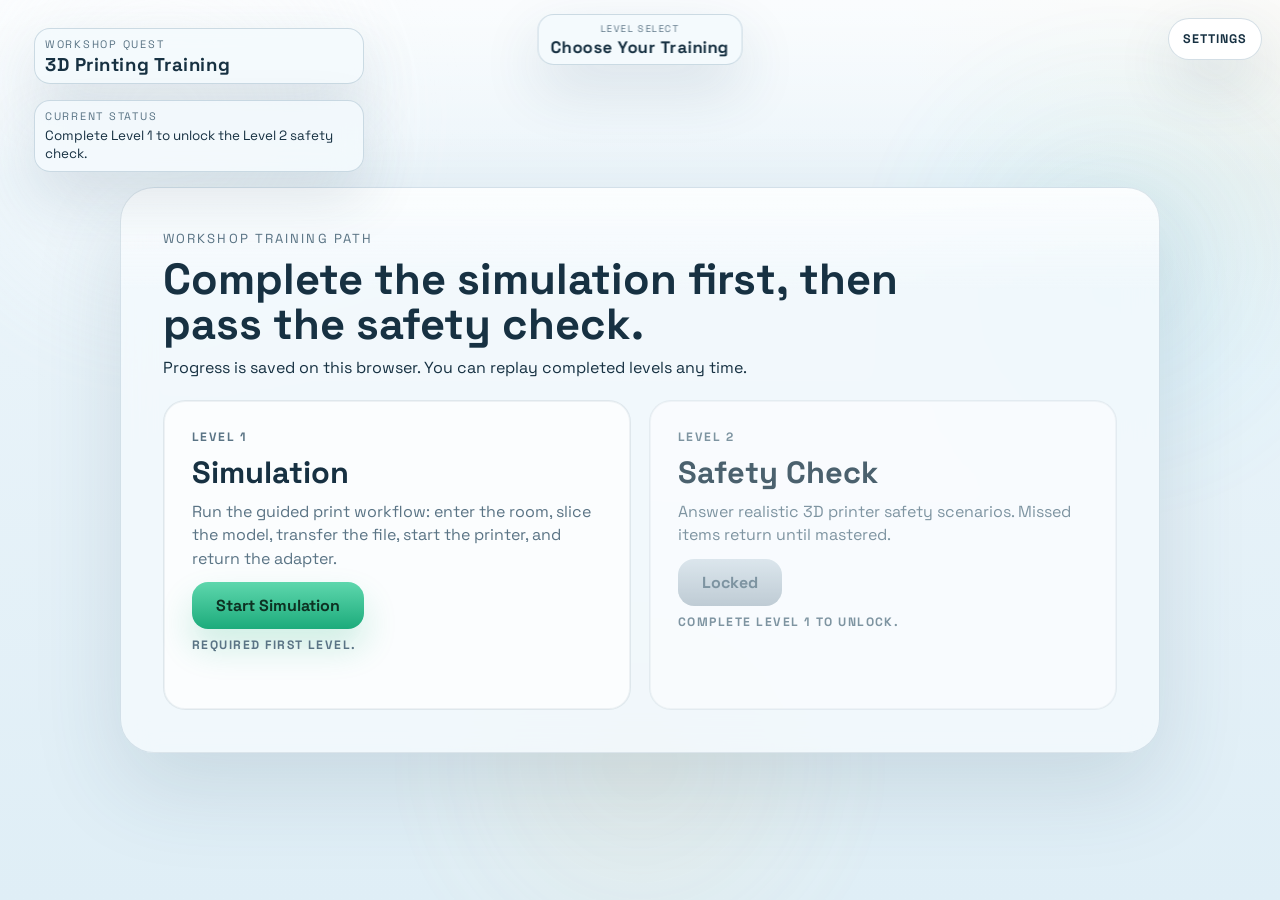
<file: index.html>
<!DOCTYPE html>
<html lang="en">
<head>
<script type="text/javascript">(function(c,l,a,r,i,t,y){c[a]=c[a]||function(){(c[a].q=c[a].q||[]).push(arguments)};t=l.createElement(r);t.async=1;t.src="https://www.clarity.ms/tag/"+i;y=l.getElementsByTagName(r)[0];y.parentNode.insertBefore(t,y);})(window, document, "clarity", "script", "wxn1p4dcdk");</script>
  <meta charset="UTF-8">
  <meta name="viewport" content="width=device-width, initial-scale=1.0">
  <title>Level Select | 3D Printing Workshop Training</title>
  <link rel="preconnect" href="https://fonts.googleapis.com">
  <link rel="preconnect" href="https://fonts.gstatic.com" crossorigin>
  <link href="https://fonts.googleapis.com/css2?family=Space+Grotesk:wght@400;500;700&display=swap" rel="stylesheet">
  <link rel="stylesheet" href="styles.css">
  <link rel="stylesheet" href="accessibility-themes.css">
</head>
<body>
  <main class="game-shell level-select-page">
    <section class="overlay top-bar" aria-label="Training interface">
      <div class="hud-cluster">
        <div class="title-block">
          <p class="chapter-label">Workshop Quest</p>
          <h1>3D Printing Training</h1>
        </div>

        <div class="objective-panel">
          <p class="objective-label">Current Status</p>
          <p id="level-select-status" class="objective-text" aria-live="polite">
            Choose a level to continue training.
          </p>
        </div>
      </div>
    </section>

    <div class="overlay utility-cluster" aria-label="Training utilities">
      <button id="settings-button" class="utility-button settings-button" type="button" aria-expanded="false" aria-controls="settings-panel">
        Settings
      </button>
    </div>

    <section id="settings-panel" class="overlay settings-panel hidden" aria-label="Display settings">
      <div class="settings-card">
        <div>
          <p class="settings-kicker">Display</p>
          <h2>Colour Scheme</h2>
        </div>
        <div class="theme-choice-grid" role="group" aria-label="Colour scheme choices">
          <button class="theme-choice" type="button" data-theme-choice="default">Default</button>
          <button class="theme-choice" type="button" data-theme-choice="protanopia">Protanopia</button>
          <button class="theme-choice" type="button" data-theme-choice="deuteranopia">Deuteranopia</button>
          <button class="theme-choice" type="button" data-theme-choice="tritanopia">Tritanopia</button>
          <button class="theme-choice" type="button" data-theme-choice="achromatopsia">Achromatopsia</button>
          <button class="theme-choice" type="button" data-theme-choice="high-contrast">High Contrast</button>
          <button class="theme-choice" type="button" data-theme-choice="night">Night</button>
        </div>
      </div>
    </section>

    <section class="scene active" aria-label="Level selection">
      <div class="scene-atmosphere"></div>
      <div class="scene-title level-select-title">
        <p class="scene-kicker">Level Select</p>
        <h2>Choose Your Training</h2>
      </div>

      <div class="selector-scene">
        <section class="selector-panel">
          <div class="selector-copy">
            <p class="tutorial-kicker">Workshop Training Path</p>
            <h3>Complete the simulation first, then pass the safety check.</h3>
            <p>Progress is saved on this browser. You can replay completed levels any time.</p>
          </div>

          <div class="level-select landing-level-grid" aria-label="Available levels">
            <article id="level-1-card" class="level-card landing-level-card">
              <p class="level-kicker">Level 1</p>
              <h4>Simulation</h4>
              <p>Run the guided print workflow: enter the room, slice the model, transfer the file, start the printer, and return the adapter.</p>
              <button id="level-1-start" class="tutorial-start" type="button">Start Simulation</button>
              <span id="level-1-status" class="level-lock-copy">Required first level.</span>
            </article>

            <article id="level-2-card" class="level-card landing-level-card level-card-locked">
              <p class="level-kicker">Level 2</p>
              <h4>Safety Check</h4>
              <p>Answer realistic 3D printer safety scenarios. Missed items return until mastered.</p>
              <button id="level-2-start" class="tutorial-start level-start-secondary" type="button" disabled>Locked</button>
              <span id="level-2-status" class="level-lock-copy">Complete Level 1 to unlock.</span>
            </article>
          </div>
        </section>
      </div>
    </section>
  </main>

  <script src="level-select.js"></script>
</body>
</html>
</file>
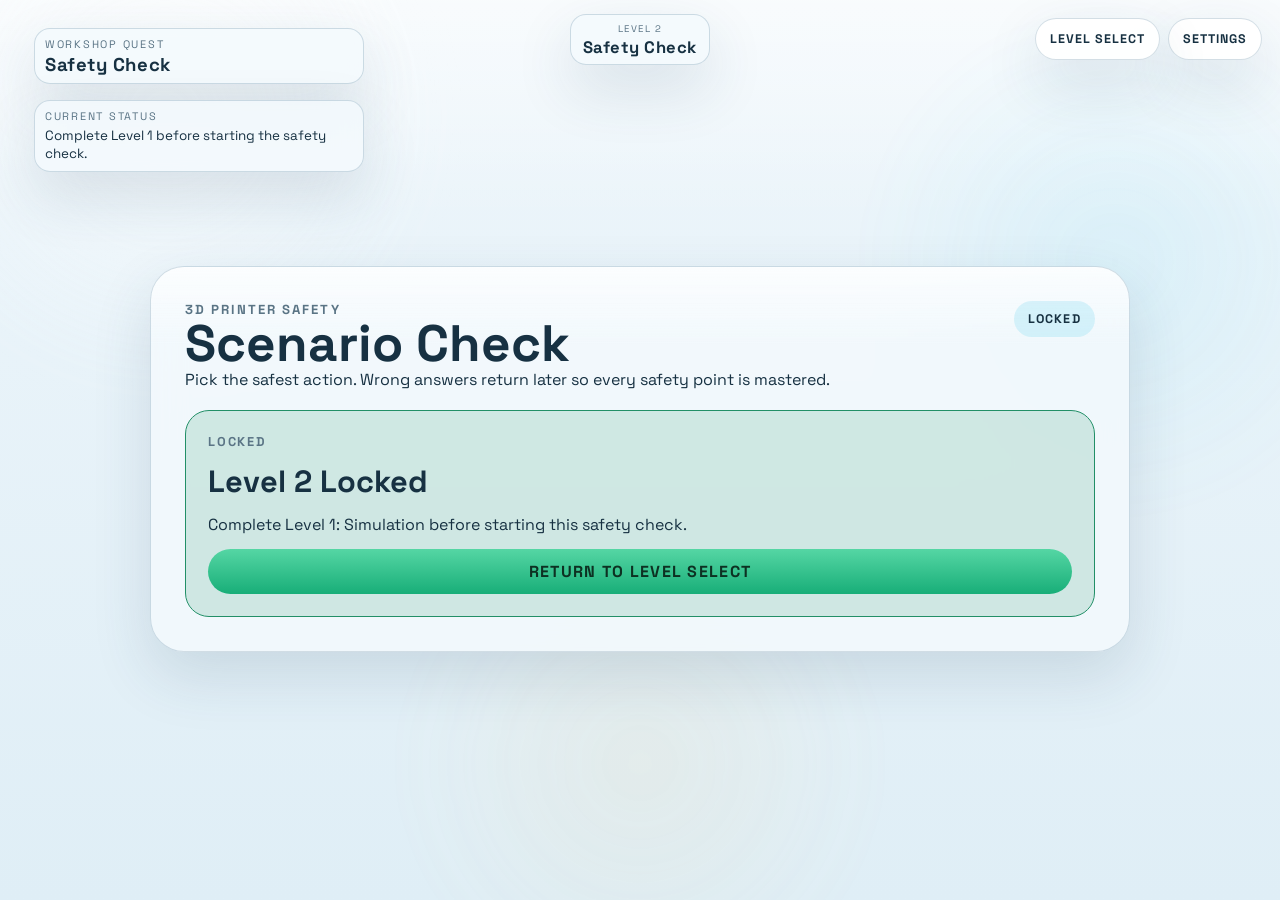
<file: level2.html>
<!DOCTYPE html>
<html lang="en">
<head>
<script type="text/javascript">(function(c,l,a,r,i,t,y){c[a]=c[a]||function(){(c[a].q=c[a].q||[]).push(arguments)};t=l.createElement(r);t.async=1;t.src="https://www.clarity.ms/tag/"+i;y=l.getElementsByTagName(r)[0];y.parentNode.insertBefore(t,y);})(window, document, "clarity", "script", "wxn1p4dcdk");</script>
  <meta charset="UTF-8">
  <meta name="viewport" content="width=device-width, initial-scale=1.0">
  <title>Level 2 Safety Check | 3D Printing Workshop Training</title>
  <link rel="preconnect" href="https://fonts.googleapis.com">
  <link rel="preconnect" href="https://fonts.gstatic.com" crossorigin>
  <link href="https://fonts.googleapis.com/css2?family=Space+Grotesk:wght@400;500;700&display=swap" rel="stylesheet">
  <link rel="stylesheet" href="styles.css">
  <link rel="stylesheet" href="accessibility-themes.css">
</head>
<body>
  <main class="game-shell safety-level-page">
    <section class="overlay top-bar" aria-label="Safety check interface">
      <div class="hud-cluster">
        <div class="title-block">
          <p class="chapter-label">Workshop Quest</p>
          <h1>Safety Check</h1>
        </div>

        <div class="objective-panel">
          <p class="objective-label">Current Status</p>
          <p id="objective-text" class="objective-text">
            Complete the Level 2 safety scenarios.
          </p>
        </div>
      </div>
    </section>

    <div class="overlay utility-cluster" aria-label="Training utilities">
      <button id="level-select-button" class="utility-button return-button" type="button">Level Select</button>
      <button id="settings-button" class="utility-button settings-button" type="button" aria-expanded="false" aria-controls="settings-panel">
        Settings
      </button>
    </div>

    <section id="settings-panel" class="overlay settings-panel hidden" aria-label="Display settings">
      <div class="settings-card">
        <div>
          <p class="settings-kicker">Display</p>
          <h2>Colour Scheme</h2>
        </div>
        <div class="theme-choice-grid" role="group" aria-label="Colour scheme choices">
          <button class="theme-choice" type="button" data-theme-choice="default">Default</button>
          <button class="theme-choice" type="button" data-theme-choice="protanopia">Protanopia</button>
          <button class="theme-choice" type="button" data-theme-choice="deuteranopia">Deuteranopia</button>
          <button class="theme-choice" type="button" data-theme-choice="tritanopia">Tritanopia</button>
          <button class="theme-choice" type="button" data-theme-choice="achromatopsia">Achromatopsia</button>
          <button class="theme-choice" type="button" data-theme-choice="high-contrast">High Contrast</button>
          <button class="theme-choice" type="button" data-theme-choice="night">Night</button>
        </div>
      </div>
    </section>

    <section class="scene active" aria-label="Level 2 safety check">
      <div class="scene-atmosphere"></div>
      <div class="scene-title">
        <p class="scene-kicker">Level 2</p>
        <h2>Safety Check</h2>
      </div>

      <div class="safety-scene">
        <section class="safety-panel" aria-live="polite">
          <header class="safety-header">
            <div>
              <p class="safety-kicker">3D Printer Safety</p>
              <h3>Scenario Check</h3>
              <p>Pick the safest action. Wrong answers return later so every safety point is mastered.</p>
            </div>
            <div id="safety-progress" class="safety-progress">Ready</div>
          </header>
          <div id="safety-question-card" class="safety-question-card"></div>
        </section>
      </div>
    </section>
  </main>

  <script src="safety-level.js"></script>
</body>
</html>
</file>
<file: styles.css>
:root {
  --bg: #dfeef6;
  --bg-deep: #9fc3d8;
  --steel: #7e96a8;
  --steel-deep: #506473;
  --wall: #eef6fb;
  --floor: #bfd4e2;
  --panel: rgba(243, 249, 253, 0.84);
  --panel-strong: rgba(255, 255, 255, 0.92);
  --border: rgba(74, 116, 145, 0.24);
  --text: #173142;
  --muted: #5a7485;
  --gold: #f0bf63;
  --gold-deep: #bc8340;
  --cyan: #43c9ea;
  --cyan-soft: rgba(67, 201, 234, 0.18);
  --green: #50d39e;
  --shadow: 0 24px 60px rgba(32, 73, 100, 0.14);
  --sd-card-start: #35536a;
  --sd-card-end: #182832;
  --reader-body-w: 188px;
  --reader-body-h: 68px;
  --reader-plug-w: 34px;
  --reader-plug-h: 34px;
  --reader-plug-top: 17px;
  --reader-card-w: 42px;
  --reader-card-h: 36px;
  --reader-card-left: 36px;
  --reader-card-top: 8px;
  --reader-body-top: 34px;
  --success: #228f67;
  --success-soft: rgba(34, 143, 103, 0.16);
  --error: #c84c4c;
  --error-soft: rgba(200, 76, 76, 0.16);
  --warning: #d09a33;
  --warning-soft: rgba(208, 154, 51, 0.18);
}

[data-theme="colourblind"],
[data-theme="deuteranopia"] {
  --bg: #e7eef5;
  --bg-deep: #9bb7ca;
  --wall: #f6fbff;
  --floor: #c7d9e5;
  --panel: rgba(248, 252, 255, 0.9);
  --panel-strong: rgba(255, 255, 255, 0.96);
  --border: rgba(28, 82, 125, 0.32);
  --text: #102b3f;
  --muted: #415d72;
  --gold: #e5a000;
  --gold-deep: #936400;
  --cyan: #0072b2;
  --cyan-soft: rgba(0, 114, 178, 0.18);
  --green: #009e73;
  --success: #009e73;
  --success-soft: rgba(0, 158, 115, 0.18);
  --error: #d55e00;
  --error-soft: rgba(213, 94, 0, 0.18);
  --warning: #cc79a7;
  --warning-soft: rgba(204, 121, 167, 0.18);
}

[data-theme="protanopia"] {
  --bg: #e8f1f6;
  --bg-deep: #9cbdd0;
  --steel: #74899a;
  --steel-deep: #405867;
  --wall: #f7fbfd;
  --floor: #cbdce6;
  --panel: rgba(248, 252, 254, 0.92);
  --panel-strong: rgba(255, 255, 255, 0.97);
  --border: rgba(20, 73, 110, 0.36);
  --text: #102f43;
  --muted: #405f73;
  --gold: #e6ab02;
  --gold-deep: #8f6800;
  --cyan: #0072b2;
  --cyan-soft: rgba(0, 114, 178, 0.2);
  --green: #56b4e9;
  --success: #0072b2;
  --success-soft: rgba(0, 114, 178, 0.18);
  --error: #d55e00;
  --error-soft: rgba(213, 94, 0, 0.2);
  --warning: #cc79a7;
  --warning-soft: rgba(204, 121, 167, 0.2);
  --sd-card-start: #1f4e79;
  --sd-card-end: #122f46;
}

[data-theme="tritanopia"] {
  --bg: #f2ece8;
  --bg-deep: #c9b6aa;
  --steel: #8b7f88;
  --steel-deep: #514852;
  --wall: #fff8f3;
  --floor: #e3d4cb;
  --panel: rgba(255, 249, 245, 0.92);
  --panel-strong: rgba(255, 253, 250, 0.97);
  --border: rgba(100, 62, 87, 0.36);
  --text: #2e2333;
  --muted: #6b5367;
  --gold: #c95f23;
  --gold-deep: #8d3f16;
  --cyan: #7f4f9b;
  --cyan-soft: rgba(127, 79, 155, 0.2);
  --green: #00856f;
  --success: #00856f;
  --success-soft: rgba(0, 133, 111, 0.18);
  --error: #b44578;
  --error-soft: rgba(180, 69, 120, 0.2);
  --warning: #9a6324;
  --warning-soft: rgba(154, 99, 36, 0.2);
  --sd-card-start: #4d3b5f;
  --sd-card-end: #241a30;
}

[data-theme="achromatopsia"] {
  --bg: #eceff1;
  --bg-deep: #aeb8bf;
  --steel: #7b858d;
  --steel-deep: #3d464d;
  --wall: #fafafa;
  --floor: #d6dce0;
  --panel: rgba(249, 250, 251, 0.94);
  --panel-strong: rgba(255, 255, 255, 0.98);
  --border: rgba(38, 45, 51, 0.42);
  --text: #111820;
  --muted: #4c565e;
  --gold: #d4d4d4;
  --gold-deep: #777777;
  --cyan: #4f5c66;
  --cyan-soft: rgba(79, 92, 102, 0.18);
  --green: #6f7a82;
  --success: #2f3a42;
  --success-soft: rgba(47, 58, 66, 0.14);
  --error: #111820;
  --error-soft: rgba(17, 24, 32, 0.18);
  --warning: #686868;
  --warning-soft: rgba(104, 104, 104, 0.18);
  --sd-card-start: #4b555d;
  --sd-card-end: #1c2328;
}

[data-theme="high-contrast"] {
  --bg: #ffffff;
  --bg-deep: #ffffff;
  --steel: #000000;
  --steel-deep: #000000;
  --wall: #ffffff;
  --floor: #ffffff;
  --panel: #ffffff;
  --panel-strong: #ffffff;
  --border: #000000;
  --text: #000000;
  --muted: #000000;
  --gold: #ffff00;
  --gold-deep: #000000;
  --cyan: #00ffff;
  --cyan-soft: #ffffff;
  --green: #00ff00;
  --success: #008000;
  --success-soft: #ffffff;
  --error: #ff0000;
  --error-soft: #ffffff;
  --warning: #ffff00;
  --warning-soft: #ffffff;
  --shadow: none;
  --sd-card-start: #000000;
  --sd-card-end: #000000;
}

[data-theme="night"] {
  color-scheme: dark;
  --bg: #1f252c;
  --bg-deep: #14191f;
  --steel: #7d8792;
  --steel-deep: #2d353e;
  --wall: #242b33;
  --floor: #1a2027;
  --panel: rgba(38, 45, 54, 0.9);
  --panel-strong: rgba(48, 56, 66, 0.96);
  --border: rgba(202, 213, 224, 0.22);
  --text: #f2f6f8;
  --muted: #bac6d1;
  --gold: #e5b95d;
  --gold-deep: #a7772c;
  --cyan: #67c2e9;
  --cyan-soft: rgba(103, 194, 233, 0.18);
  --green: #6fd5a6;
  --success: #74d59d;
  --success-soft: rgba(116, 213, 157, 0.18);
  --error: #ff7b7b;
  --error-soft: rgba(255, 123, 123, 0.16);
  --warning: #f3c56d;
  --warning-soft: rgba(243, 197, 109, 0.18);
  --shadow: 0 24px 60px rgba(0, 0, 0, 0.36);
  --sd-card-start: #566777;
  --sd-card-end: #111820;
}

* {
  box-sizing: border-box;
}

html,
body {
  margin: 0;
  min-height: 100%;
}

body {
  overflow: hidden;
  font-family: "Space Grotesk", sans-serif;
  color: var(--text);
  background:
    radial-gradient(circle at top left, rgba(255, 255, 255, 0.8), transparent 28%),
    radial-gradient(circle at bottom right, rgba(67, 201, 234, 0.12), transparent 24%),
    linear-gradient(180deg, var(--wall) 0%, var(--bg) 100%);
}

button,
input,
textarea,
select {
  font: inherit;
}

.game-shell {
  position: relative;
  min-height: 100vh;
  overflow: hidden;
}

.scene {
  position: absolute;
  inset: 0;
  opacity: 0;
  visibility: hidden;
  pointer-events: none;
  transform: scale(1.015);
  transition:
    opacity 420ms ease,
    transform 420ms ease,
    visibility 420ms step-end;
}

.scene.active {
  opacity: 1;
  visibility: visible;
  pointer-events: auto;
  transform: scale(1);
  transition:
    opacity 420ms ease,
    transform 420ms ease,
    visibility 0ms step-start;
}

.overlay {
  position: absolute;
  left: 0;
  right: 0;
  z-index: 10;
}

.top-bar {
  top: 0;
  display: flex;
  justify-content: space-between;
  align-items: flex-start;
  gap: 14px;
  padding: 28px 18px 12px 34px;
  pointer-events: none;
}

.hud-cluster {
  display: grid;
  gap: 16px;
  width: min(330px, 28vw);
  align-content: start;
}

.title-block,
.objective-panel,
.inventory-panel,
.dialogue-frame,
.scene-title {
  border: 1px solid var(--border);
  background: var(--panel);
  box-shadow: var(--shadow);
  backdrop-filter: blur(14px);
}

.title-block,
.objective-panel,
.inventory-panel {
  padding: 8px 10px;
  border-radius: 16px;
}

.chapter-label,
.objective-label,
.inventory-label,
.scene-kicker,
.dialogue-speaker,
.ui-label,
.ui-card-label,
.assembly-label {
  margin: 0 0 4px;
  font-family: "Space Grotesk", sans-serif;
  font-size: 0.68rem;
  letter-spacing: 0.16em;
  text-transform: uppercase;
  color: var(--muted);
}

.title-block h1,
.scene-title h2,
.objective-text,
.dialogue-text,
.ui-header h3 {
  margin: 0;
}

.title-block h1,
.scene-title h2,
.ui-header h3 {
  font-family: "Space Grotesk", sans-serif;
  letter-spacing: 0.03em;
}

.title-block h1 {
  font-size: clamp(1.05rem, 1.45vw, 1.38rem);
  line-height: 1.08;
  overflow-wrap: anywhere;
}

.objective-text {
  font-size: clamp(0.82rem, 1.05vw, 0.98rem);
}

.objective-text,
.dialogue-text,
.inventory-copy p,
.slice-status,
.assembly-hint {
  line-height: 1.6;
}

.objective-text {
  line-height: 1.35;
}

.dialogue-text {
  font-size: clamp(1.12rem, 1.45vw, 1.34rem);
}

.inventory-panel {
  min-width: min(310px, 30vw);
  margin-top: 52px;
  pointer-events: auto;
}

.inventory {
  display: grid;
  gap: 8px;
}

.inventory-item {
  display: flex;
  align-items: center;
  gap: 10px;
  padding: 8px 10px;
  border-radius: 14px;
  background: rgba(255, 255, 255, 0.64);
  border: 1px solid rgba(80, 116, 139, 0.12);
}

.inventory-item.reward {
  background: rgba(80, 211, 158, 0.12);
  border-color: rgba(80, 211, 158, 0.24);
}

.inventory-item.used {
  opacity: 0.84;
}

.inventory-token {
  position: relative;
  flex: 0 0 auto;
  border: 0;
  background: transparent;
  padding: 0;
  cursor: grab;
}

.inventory-token.drag-origin,
.assembly-card.drag-origin,
.printer-sd-card.drag-origin,
.printer-slot-card.drag-origin {
  opacity: 0.32;
}

.inventory-id {
  width: 72px;
  height: 46px;
  border-radius: 10px;
  background: linear-gradient(135deg, #f7fafc 0%, #d7e8f2 100%);
  box-shadow: inset 0 0 0 1px rgba(76, 102, 124, 0.16);
}

.token-chip,
.token-avatar,
.token-line {
  position: absolute;
  display: block;
}

.token-chip {
  left: 10px;
  top: 10px;
  width: 12px;
  height: 10px;
  border-radius: 3px;
  background: linear-gradient(180deg, #f0bf63 0%, #cc8b32 100%);
}

.token-avatar {
  left: 10px;
  bottom: 10px;
  width: 16px;
  height: 16px;
  border-radius: 50%;
  background: rgba(60, 93, 115, 0.2);
}

.token-line {
  right: 10px;
  height: 4px;
  border-radius: 999px;
  background: rgba(49, 84, 108, 0.22);
}

.token-line-short {
  top: 12px;
  width: 30px;
}

.token-line:not(.token-line-short) {
  top: 22px;
  width: 38px;
}

.inventory-copy strong {
  display: block;
  margin-bottom: 2px;
}

.inventory-copy p {
  margin: 0;
  color: var(--muted);
  font-size: 0.86rem;
}

.inventory-action {
  margin-top: 8px;
  padding: 7px 12px;
  border: 0;
  border-radius: 999px;
  background: linear-gradient(180deg, #f0bf63 0%, #cf8f38 100%);
  color: #2d2112;
  font-size: 0.76rem;
  font-weight: 800;
  letter-spacing: 0.06em;
  text-transform: uppercase;
  cursor: pointer;
  box-shadow: 0 10px 18px rgba(188, 131, 64, 0.16);
}

.inventory-combo {
  width: 118px;
  height: 68px;
}

.inventory-sd-card {
  width: 50px;
  height: 58px;
  border-radius: 8px 8px 5px 5px;
  background:
    linear-gradient(180deg, rgba(255, 255, 255, 0.08), transparent 12%),
    linear-gradient(180deg, var(--sd-card-start) 0%, var(--sd-card-end) 100%);
  box-shadow: 0 14px 24px rgba(24, 40, 50, 0.16);
}

.inventory-sd-card .card-contacts {
  left: 8px;
  right: 8px;
  bottom: 8px;
  height: 7px;
}

.inventory-sd-card .card-mark {
  left: 8px;
  top: 8px;
  font-size: 0.62rem;
}

.inventory-sd-card.state-loaded::after,
.combo-card-shape.state-loaded::after,
.adapter-card-preview.state-loaded::after,
.printer-slot-card.state-loaded::after,
.drag-sd-card.state-loaded::after {
  content: "";
  position: absolute;
  right: 7px;
  top: 7px;
  width: 12px;
  height: 8px;
  border-left: 3px solid var(--success);
  border-bottom: 3px solid var(--success);
  transform: rotate(-45deg);
  z-index: 6;
}

.inventory-sd-card.state-empty::after,
.combo-card-shape.state-empty::after,
.adapter-card-preview.state-empty::after,
.printer-slot-card.state-empty::after,
.drag-sd-card.state-empty::after {
  content: "BLANK";
  position: absolute;
  left: 8px;
  right: 8px;
  top: 24px;
  padding: 2px 0;
  border-radius: 999px;
  background: rgba(255, 255, 255, 0.16);
  color: rgba(255, 255, 255, 0.78);
  font-size: 0.45rem;
  font-weight: 900;
  letter-spacing: 0.08em;
  text-align: center;
  z-index: 6;
}

.inventory-adapter-only {
  width: 118px;
  height: 68px;
}

.combo-card-shape,
.combo-adapter-shape {
  position: absolute;
  display: block;
}

.combo-card-shape {
  left: 28px;
  top: 6px;
  width: 32px;
  height: 24px;
  border-radius: 4px 4px 2px 2px;
  background: linear-gradient(180deg, var(--sd-card-start) 0%, var(--sd-card-end) 100%);
  z-index: 1;
}

.combo-card-shape.state-loaded {
  box-shadow:
    0 0 0 2px var(--success-soft),
    0 8px 14px rgba(24, 40, 50, 0.16);
}

.combo-adapter-shape {
  left: 16px;
  top: 27px;
  width: 78px;
  height: 32px;
  border-radius: 6px;
  background: linear-gradient(180deg, #ffffff 0%, #d3e2eb 100%);
  box-shadow: inset 0 0 0 1px rgba(72, 101, 124, 0.16);
  z-index: 2;
}

.combo-adapter-shape::after {
  content: "";
  position: absolute;
  right: -18px;
  top: 6px;
  width: 20px;
  height: 20px;
  border-radius: 0 5px 5px 0;
  background: linear-gradient(180deg, #bcc9d2 0%, #7f96a5 100%);
}

.scene-title {
  position: absolute;
  top: 14px;
  left: 50%;
  z-index: 4;
  padding: 8px 12px;
  border-radius: 16px;
  transform: translateX(-50%);
  text-align: center;
}

.scene-title h2 {
  font-size: clamp(1rem, 1.3vw, 1.22rem);
  line-height: 1.05;
}

.scene-kicker {
  font-size: 0.6rem;
}

.dialogue-box {
  bottom: 52px;
  padding: 0 22px;
  pointer-events: none;
}

.dialogue-frame {
  max-width: 1120px;
  margin: 0 auto;
  padding: 22px 26px;
  border-radius: 28px;
  pointer-events: auto;
  background:
    linear-gradient(180deg, rgba(255, 255, 255, 0.94), rgba(241, 248, 252, 0.84)),
    var(--panel);
}

.dialogue-frame.can-continue {
  cursor: pointer;
}

.dialogue-prompt {
  margin: 18px 0 0;
  display: inline-flex;
  align-items: center;
  gap: 10px;
  padding: 10px 14px;
  border-radius: 999px;
  background: rgba(240, 191, 99, 0.16);
  color: #7d5a28;
  font-size: 0.98rem;
  font-weight: 700;
  letter-spacing: 0.08em;
  text-transform: uppercase;
  animation: continuePulse 1.5s ease-in-out infinite;
}

.dialogue-prompt::before {
  content: "";
  width: 10px;
  height: 10px;
  border-radius: 50%;
  background: var(--gold);
  box-shadow: 0 0 16px rgba(240, 191, 99, 0.55);
}

.help-button {
  position: fixed;
  right: 28px;
  bottom: 24px;
  z-index: 18;
  padding: 13px 18px;
  border: 1px solid rgba(74, 116, 145, 0.24);
  border-radius: 999px;
  background:
    linear-gradient(180deg, rgba(255, 255, 255, 0.94), rgba(232, 243, 249, 0.88)),
    var(--panel);
  color: var(--text);
  font-weight: 800;
  letter-spacing: 0.06em;
  text-transform: uppercase;
  cursor: pointer;
  box-shadow: 0 18px 40px rgba(32, 73, 100, 0.14);
  backdrop-filter: blur(14px);
}

.help-button:hover {
  transform: translateY(-1px);
  box-shadow: 0 22px 46px rgba(32, 73, 100, 0.18);
}

.return-button {
  position: fixed;
  right: 28px;
  bottom: 86px;
  z-index: 18;
  width: 58px;
  height: 58px;
  border: 1px solid rgba(74, 116, 145, 0.24);
  border-radius: 999px;
  background:
    linear-gradient(180deg, rgba(255, 255, 255, 0.96), rgba(236, 246, 252, 0.92)),
    var(--panel);
  color: var(--text);
  font-size: 2rem;
  font-weight: 800;
  line-height: 1;
  display: grid;
  place-items: center;
  cursor: pointer;
  box-shadow: 0 18px 40px rgba(32, 73, 100, 0.14);
  backdrop-filter: blur(14px);
}

.return-button:hover {
  transform: translateY(-1px);
  box-shadow: 0 22px 46px rgba(32, 73, 100, 0.18);
}

.utility-cluster {
  position: fixed;
  left: auto;
  right: 18px;
  top: 18px;
  z-index: 26;
  display: flex;
  flex-wrap: wrap;
  justify-content: flex-end;
  gap: 8px;
  width: min(440px, calc(100vw - 36px));
  pointer-events: auto;
}

.utility-button,
.utility-cluster .help-button,
.utility-cluster .return-button {
  position: static;
  width: auto;
  height: auto;
  min-height: 42px;
  padding: 10px 14px;
  border: 1px solid var(--border);
  border-radius: 999px;
  display: inline-grid;
  place-items: center;
  background:
    linear-gradient(180deg, rgba(255, 255, 255, 0.18), transparent 38%),
    var(--panel-strong);
  color: var(--text);
  font-size: 0.78rem;
  font-weight: 800;
  line-height: 1;
  letter-spacing: 0.08em;
  text-transform: uppercase;
  cursor: pointer;
  box-shadow: var(--shadow);
  backdrop-filter: blur(14px);
}

.utility-button:hover:not(:disabled),
.utility-cluster .help-button:hover,
.utility-cluster .return-button:hover {
  transform: translateY(-1px);
  box-shadow: 0 22px 46px rgba(32, 73, 100, 0.2);
}

.utility-button:disabled {
  cursor: not-allowed;
  opacity: 0.55;
  transform: none;
  box-shadow: none;
}

.utility-cluster .return-button span {
  display: none;
}

.hint-button {
  background:
    linear-gradient(180deg, rgba(255, 255, 255, 0.24), transparent 38%),
    var(--warning-soft);
}

.settings-panel {
  position: fixed;
  left: auto;
  right: 18px;
  top: 72px;
  z-index: 25;
  width: min(360px, calc(100vw - 36px));
  pointer-events: auto;
}

.settings-card {
  padding: 18px;
  border: 1px solid var(--border);
  border-radius: 24px;
  background: var(--panel-strong);
  box-shadow: var(--shadow);
  backdrop-filter: blur(16px);
}

.settings-kicker {
  margin: 0 0 4px;
  color: var(--muted);
  font-size: 0.68rem;
  font-weight: 800;
  letter-spacing: 0.16em;
  text-transform: uppercase;
}

.settings-card h2 {
  margin: 0 0 14px;
  font-size: 1.12rem;
}

.theme-choice-grid {
  display: grid;
  grid-template-columns: 1fr 1fr;
  gap: 8px;
}

.theme-choice {
  min-height: 48px;
  border: 1px solid var(--border);
  border-radius: 14px;
  background: rgba(255, 255, 255, 0.36);
  color: var(--text);
  font-weight: 800;
  cursor: pointer;
}

.theme-choice.active {
  border-color: var(--cyan);
  background: var(--cyan-soft);
  box-shadow: inset 0 0 0 2px rgba(255, 255, 255, 0.24);
}

.post-it-hint {
  position: fixed;
  right: 18px;
  top: 126px;
  z-index: 24;
  width: min(300px, calc(100vw - 36px));
  padding: 16px 18px;
  border: 2px solid rgba(90, 70, 24, 0.18);
  border-radius: 18px 18px 18px 4px;
  background:
    linear-gradient(180deg, rgba(255, 255, 255, 0.22), transparent 36%),
    var(--warning-soft);
  color: var(--text);
  font-weight: 800;
  line-height: 1.45;
  box-shadow: 0 18px 34px rgba(45, 38, 20, 0.16);
  animation: postItPop 260ms ease;
  pointer-events: none;
}

.manual-hint-panel {
  position: fixed;
  right: 18px;
  top: 124px;
  z-index: 27;
  width: min(430px, calc(100vw - 36px));
  padding: 20px 22px;
  border: 2px solid rgba(0, 0, 0, 0.2);
  border-radius: 24px;
  background:
    linear-gradient(180deg, rgba(255, 255, 255, 0.92), rgba(255, 255, 255, 0.82)),
    var(--panel-strong);
  color: #0b1f2d;
  box-shadow:
    0 26px 60px rgba(14, 35, 49, 0.24),
    inset 0 0 0 1px rgba(255, 255, 255, 0.6);
  backdrop-filter: blur(18px);
}

.manual-hint-kicker {
  margin: 0 0 6px;
  color: #28536b;
  font-size: 0.72rem;
  font-weight: 900;
  letter-spacing: 0.16em;
  text-transform: uppercase;
}

.manual-hint-panel h2 {
  margin: 0 0 10px;
  font-size: clamp(1.2rem, 2vw, 1.55rem);
}

.manual-hint-panel p:last-child {
  margin: 0;
  color: #173142;
  font-size: 1rem;
  font-weight: 700;
  line-height: 1.55;
}

.gesture-hint {
  position: fixed;
  inset: 0;
  z-index: 23;
  pointer-events: none;
}

.gesture-trail {
  position: fixed;
  left: var(--hint-start-x);
  top: var(--hint-start-y);
  width: var(--hint-distance);
  height: 4px;
  border-radius: 999px;
  transform: rotate(var(--hint-angle));
  transform-origin: 0 50%;
  background: repeating-linear-gradient(90deg, var(--cyan) 0 12px, transparent 12px 20px);
  opacity: 0.8;
}

.gesture-hand {
  position: fixed;
  left: 0;
  top: 0;
  width: 38px;
  height: 38px;
  border-radius: 999px 999px 999px 8px;
  background: var(--panel-strong);
  border: 2px solid var(--text);
  box-shadow: 0 12px 24px rgba(0, 0, 0, 0.18);
  animation: handMove 1.7s ease-in-out infinite;
}

.gesture-hand::after {
  content: "";
  position: absolute;
  left: 11px;
  top: 11px;
  width: 14px;
  height: 14px;
  border-radius: 999px;
  background: var(--cyan);
}

.hint-halo,
.is-next-target {
  outline: 4px solid var(--cyan);
  outline-offset: 8px;
  box-shadow:
    0 0 0 8px var(--cyan-soft),
    0 0 34px rgba(67, 201, 234, 0.42) !important;
  animation: hintPulse 1.1s ease-in-out infinite;
}

.success-pop {
  animation: successPop 560ms ease;
}

.error-pop {
  animation: errorPop 560ms ease;
}

.drop-ready,
.state-loaded {
  --state-accent: var(--success);
}

.drop-invalid,
.state-empty {
  --state-accent: var(--warning);
}

.completion-popup {
  position: fixed;
  inset: 0;
  z-index: 30;
  display: grid;
  place-items: center;
  padding: 28px;
  background:
    radial-gradient(circle at 50% 35%, rgba(240, 191, 99, 0.26), transparent 26%),
    radial-gradient(circle at 42% 42%, rgba(80, 211, 158, 0.22), transparent 24%),
    rgba(14, 35, 49, 0.38);
  backdrop-filter: blur(10px);
}

.completion-card {
  position: relative;
  width: min(560px, 100%);
  padding: 34px;
  border-radius: 34px;
  border: 1px solid rgba(240, 191, 99, 0.42);
  text-align: center;
  background:
    linear-gradient(180deg, rgba(255, 255, 255, 0.96), rgba(236, 248, 244, 0.9)),
    var(--panel-strong);
  box-shadow:
    0 34px 90px rgba(29, 72, 86, 0.22),
    0 0 0 10px rgba(240, 191, 99, 0.1);
  animation: completionPop 520ms cubic-bezier(0.2, 1.2, 0.25, 1);
  overflow: hidden;
}

.completion-card::before,
.completion-card::after {
  content: "";
  position: absolute;
  border-radius: 999px;
  pointer-events: none;
}

.completion-card::before {
  inset: -42px auto auto -30px;
  width: 150px;
  height: 150px;
  background: rgba(240, 191, 99, 0.18);
}

.completion-card::after {
  right: -28px;
  bottom: -36px;
  width: 170px;
  height: 170px;
  background: rgba(80, 211, 158, 0.18);
}

.completion-kicker {
  margin: 0 0 8px;
  color: #9a6c24;
  font-size: 0.78rem;
  font-weight: 800;
  letter-spacing: 0.18em;
  text-transform: uppercase;
}

.completion-card h2,
.completion-card p {
  position: relative;
  z-index: 1;
}

.completion-card h2 {
  margin: 0 0 12px;
  font-size: clamp(2.2rem, 5vw, 4rem);
  line-height: 1;
}

.completion-card p:not(.completion-kicker) {
  margin: 0 auto 24px;
  max-width: 390px;
  color: var(--muted);
  font-size: 1.12rem;
  line-height: 1.55;
}

.completion-button {
  position: relative;
  z-index: 1;
  padding: 14px 24px;
  border: 0;
  border-radius: 999px;
  background: linear-gradient(180deg, #f0bf63 0%, #cf8f38 100%);
  color: #2b1d0a;
  font-weight: 900;
  letter-spacing: 0.08em;
  text-transform: uppercase;
  cursor: pointer;
  box-shadow: 0 18px 34px rgba(188, 131, 64, 0.24);
}

@keyframes continuePulse {
  0%,
  100% {
    transform: translateY(0);
    box-shadow: 0 0 0 0 rgba(240, 191, 99, 0.14);
  }
  50% {
    transform: translateY(-2px);
    box-shadow: 0 8px 20px rgba(240, 191, 99, 0.16);
  }
}

@keyframes completionPop {
  from {
    opacity: 0;
    transform: translateY(18px) scale(0.94);
  }
  to {
    opacity: 1;
    transform: translateY(0) scale(1);
  }
}

@keyframes postItPop {
  from {
    opacity: 0;
    transform: translateY(-8px) rotate(-1deg);
  }
  to {
    opacity: 1;
    transform: translateY(0) rotate(0);
  }
}

@keyframes handMove {
  0%,
  18% {
    transform: translate(var(--hint-start-x), var(--hint-start-y)) scale(0.92);
  }
  70%,
  100% {
    transform: translate(var(--hint-end-x), var(--hint-end-y)) scale(1);
  }
}

@keyframes hintPulse {
  0%,
  100% {
    outline-offset: 6px;
  }
  50% {
    outline-offset: 12px;
  }
}

@keyframes successPop {
  0% {
    box-shadow: 0 0 0 0 var(--success-soft);
  }
  50% {
    box-shadow: 0 0 0 12px var(--success-soft);
    filter: saturate(1.18);
  }
  100% {
    box-shadow: 0 0 0 0 transparent;
  }
}

@keyframes errorPop {
  0%,
  100% {
    transform: translateX(0);
    box-shadow: 0 0 0 0 transparent;
  }
  22% {
    transform: translateX(-5px);
    box-shadow: 0 0 0 10px var(--error-soft);
  }
  44% {
    transform: translateX(5px);
  }
  66% {
    transform: translateX(-3px);
  }
}

.tutorial-scene {
  position: relative;
  width: 100vw;
  height: 100vh;
  display: grid;
  place-items: center;
  padding: 150px 28px 190px;
  background:
    linear-gradient(180deg, rgba(255, 255, 255, 0.72), transparent 20%),
    radial-gradient(circle at top right, rgba(240, 191, 99, 0.12), transparent 24%),
    linear-gradient(180deg, var(--wall) 0%, var(--bg) 100%);
}

.tutorial-panel {
  width: min(1120px, 100%);
  padding: 26px;
  border-radius: 34px;
  border: 1px solid rgba(74, 116, 145, 0.18);
  background:
    linear-gradient(180deg, rgba(255, 255, 255, 0.7), transparent 18%),
    var(--panel);
  box-shadow: 0 34px 90px rgba(40, 77, 101, 0.14);
  backdrop-filter: blur(16px);
}

.mission-sequence {
  margin: 0;
  padding-left: 1.2rem;
  display: grid;
  gap: 3px;
  color: var(--muted);
  line-height: 1.28;
}

.tutorial-copy {
  max-width: 760px;
  display: grid;
  gap: 7px;
  margin-bottom: 14px;
}

.tutorial-kicker {
  margin: 0;
  font-family: "Space Grotesk", sans-serif;
  font-size: 0.82rem;
  letter-spacing: 0.16em;
  text-transform: uppercase;
  color: var(--muted);
}

.tutorial-copy h3,
.tutorial-copy p {
  margin: 0;
}

.tutorial-copy h3 {
  font-family: "Space Grotesk", sans-serif;
  font-size: clamp(1.6rem, 2.45vw, 2.24rem);
  white-space: nowrap;
}

.tutorial-grid {
  display: grid;
  grid-template-columns: repeat(4, minmax(0, 1fr));
  gap: 14px;
  margin-bottom: 0;
}

.tutorial-card {
  padding: 14px;
  border-radius: 24px;
  background: rgba(255, 255, 255, 0.76);
  box-shadow: inset 0 0 0 1px rgba(76, 108, 131, 0.1);
  display: grid;
  gap: 14px;
  align-content: start;
}

.tutorial-card strong {
  display: block;
  margin: 0;
}

.tutorial-visual {
  min-height: 64px;
  border-radius: 18px;
  display: grid;
  place-items: center;
  background:
    linear-gradient(180deg, rgba(255, 255, 255, 0.54), transparent 18%),
    rgba(236, 244, 249, 0.92);
  box-shadow: inset 0 0 0 1px rgba(76, 108, 131, 0.08);
}

.tutorial-hotspot-visual {
  position: relative;
}

.tutorial-hotspot-ring {
  width: 44px;
  height: 44px;
  border-radius: 50%;
  background: rgba(67, 201, 234, 0.18);
  box-shadow:
    0 0 0 10px rgba(67, 201, 234, 0.08),
    0 0 26px rgba(67, 201, 234, 0.18);
}

.tutorial-pill {
  position: absolute;
  padding: 8px 14px;
  border-radius: 999px;
  background: rgba(255, 255, 255, 0.92);
  box-shadow: 0 10px 22px rgba(49, 84, 108, 0.12);
}

.tutorial-inventory-visual {
  position: relative;
}

.tutorial-inventory-visual .combo-adapter-shape {
  position: absolute;
  left: 50%;
  top: 36px;
  width: 104px;
  height: 42px;
  transform: translateX(-50%);
}

.tutorial-inventory-visual .combo-adapter-shape::after {
  right: -22px;
  top: 9px;
  width: 24px;
  height: 24px;
}

.tutorial-inventory-visual .combo-card-shape {
  position: absolute;
  left: 50%;
  top: 14px;
  width: 38px;
  height: 30px;
  transform: translateX(-52px);
}

.tutorial-guide-bar {
  display: block;
  width: 150px;
  height: 14px;
  border-radius: 999px;
  background: rgba(82, 116, 140, 0.22);
}

.tutorial-guide-bar.short {
  width: 92px;
}

.tutorial-esc-visual {
  position: relative;
}

.tutorial-keycap {
  min-width: 76px;
  padding: 15px 20px;
  border-radius: 16px;
  border: 1px solid rgba(74, 116, 145, 0.18);
  background:
    linear-gradient(180deg, rgba(255, 255, 255, 0.94), rgba(217, 232, 241, 0.9)),
    #edf5fa;
  color: var(--text);
  font-weight: 800;
  letter-spacing: 0.04em;
  text-align: center;
  box-shadow:
    0 12px 24px rgba(49, 84, 108, 0.12),
    inset 0 -4px 0 rgba(94, 121, 140, 0.12);
}

.tutorial-start {
  justify-self: start;
  margin-top: 4px;
  padding: 13px 24px;
  border: 0;
  border-radius: 16px;
  background: linear-gradient(180deg, #5ed7ad 0%, #1cab7b 100%);
  color: #0d3122;
  font-weight: 700;
  cursor: pointer;
  box-shadow: 0 18px 34px rgba(24, 174, 120, 0.2);
}

.tutorial-start:disabled {
  cursor: not-allowed;
  color: var(--muted);
  background: linear-gradient(180deg, #d5e0e8 0%, #afbdc8 100%);
  box-shadow: none;
}

.level-select {
  display: grid;
  grid-template-columns: repeat(2, minmax(0, 1fr));
  gap: 14px;
  margin-top: 8px;
}

.level-card {
  display: grid;
  gap: 8px;
  align-content: start;
  padding: 16px;
  border: 1px solid rgba(74, 116, 145, 0.16);
  border-radius: 22px;
  background: rgba(255, 255, 255, 0.72);
  box-shadow: inset 0 0 0 1px rgba(76, 108, 131, 0.08);
}

.level-card h4,
.level-card p {
  margin: 0;
}

.level-card h4 {
  font-size: 1.25rem;
}

.level-kicker,
.level-lock-copy,
.level-select-status {
  margin: 0;
  color: var(--muted);
  font-size: 0.76rem;
  font-weight: 800;
  letter-spacing: 0.12em;
  text-transform: uppercase;
}

.level-card-locked {
  opacity: 0.76;
}

.level-card-complete {
  border-color: var(--success);
  background: var(--success-soft);
}

.level-start-secondary {
  background: linear-gradient(180deg, #f7d27f 0%, #d79a43 100%);
  color: #3a260d;
}

.level-select-status {
  min-height: 1.2em;
  letter-spacing: 0.06em;
}

.selector-scene {
  width: 100vw;
  height: 100vh;
  display: grid;
  place-items: center;
  padding: 150px 28px 110px;
  background:
    linear-gradient(180deg, rgba(255, 255, 255, 0.72), transparent 20%),
    radial-gradient(circle at top right, rgba(240, 191, 99, 0.12), transparent 24%),
    linear-gradient(180deg, var(--wall) 0%, var(--bg) 100%);
}

.selector-panel {
  width: min(1040px, 100%);
  padding: clamp(24px, 4vw, 42px);
  border-radius: 34px;
  border: 1px solid rgba(74, 116, 145, 0.18);
  background:
    linear-gradient(180deg, rgba(255, 255, 255, 0.7), transparent 18%),
    var(--panel);
  box-shadow: 0 34px 90px rgba(40, 77, 101, 0.14);
  backdrop-filter: blur(16px);
}

.selector-copy {
  max-width: 760px;
  display: grid;
  gap: 10px;
  margin-bottom: 22px;
}

.selector-copy h3,
.selector-copy p {
  margin: 0;
}

.selector-copy h3 {
  font-size: clamp(1.8rem, 3.4vw, 3rem);
  line-height: 1.04;
}

.landing-level-grid {
  gap: 18px;
}

.landing-level-card {
  min-height: 310px;
  padding: clamp(18px, 2.5vw, 28px);
}

.landing-level-card h4 {
  font-size: clamp(1.6rem, 2.4vw, 2.4rem);
}

.landing-level-card p:not(.level-kicker) {
  color: var(--muted);
  line-height: 1.45;
}

.safety-scene {
  width: 100vw;
  height: 100vh;
  display: grid;
  place-items: center;
  padding: 138px 28px 120px;
  background:
    linear-gradient(180deg, rgba(255, 255, 255, 0.62), transparent 24%),
    linear-gradient(180deg, var(--wall) 0%, var(--bg) 100%);
}

.safety-panel {
  width: min(980px, calc(100% - 28px));
  padding: clamp(20px, 3vw, 34px);
  border: 1px solid var(--border);
  border-radius: 34px;
  background:
    linear-gradient(180deg, rgba(255, 255, 255, 0.72), transparent 20%),
    var(--panel);
  box-shadow: var(--shadow);
  backdrop-filter: blur(16px);
}

.safety-header {
  display: flex;
  justify-content: space-between;
  gap: 18px;
  align-items: flex-start;
  margin-bottom: 20px;
}

.safety-header h3,
.safety-header p {
  margin: 0;
}

.safety-header h3 {
  font-size: clamp(2rem, 4vw, 3.7rem);
  line-height: 1;
}

.safety-kicker {
  margin-bottom: 8px;
  color: var(--muted);
  font-size: 0.82rem;
  font-weight: 900;
  letter-spacing: 0.16em;
  text-transform: uppercase;
}

.safety-progress {
  flex: 0 0 auto;
  padding: 10px 14px;
  border-radius: 999px;
  background: var(--cyan-soft);
  color: var(--text);
  font-size: 0.78rem;
  font-weight: 900;
  letter-spacing: 0.1em;
  text-transform: uppercase;
}

.safety-question-card {
  display: grid;
  gap: 14px;
}

.safety-question-card h4 {
  margin: 0;
  font-size: clamp(1.35rem, 2.4vw, 2.15rem);
  line-height: 1.18;
}

.safety-question-meta {
  margin: 0;
  color: var(--muted);
  font-size: 0.8rem;
  font-weight: 900;
  letter-spacing: 0.14em;
  text-transform: uppercase;
}

.safety-options {
  display: grid;
  grid-template-columns: repeat(2, minmax(0, 1fr));
  gap: 12px;
}

.safety-choice {
  min-height: 82px;
  padding: 14px 16px;
  border: 1px solid rgba(74, 116, 145, 0.2);
  border-radius: 18px;
  background: rgba(255, 255, 255, 0.78);
  color: var(--text);
  text-align: left;
  font-weight: 700;
  cursor: pointer;
  box-shadow: inset 0 0 0 1px rgba(76, 108, 131, 0.08);
}

.safety-choice:hover:not(:disabled),
.safety-choice[aria-pressed="true"] {
  border-color: var(--cyan);
  background: var(--cyan-soft);
}

.safety-choice:disabled {
  cursor: default;
}

.safety-choice.correct {
  border-color: var(--success);
  background: var(--success-soft);
}

.safety-choice.incorrect {
  border-color: var(--error);
  background: var(--error-soft);
}

.safety-actions {
  display: flex;
  flex-wrap: wrap;
  gap: 12px;
  align-items: center;
}

.safety-submit,
.safety-continue,
.safety-return {
  padding: 12px 18px;
  border: 0;
  border-radius: 999px;
  background: linear-gradient(180deg, #55d6a4 0%, #18ae78 100%);
  color: #0d3122;
  font-weight: 900;
  letter-spacing: 0.08em;
  text-transform: uppercase;
  cursor: pointer;
}

.safety-submit:disabled {
  cursor: not-allowed;
  color: var(--muted);
  background: linear-gradient(180deg, #d5e0e8 0%, #afbdc8 100%);
}

.safety-feedback {
  display: grid;
  gap: 8px;
  padding: 16px;
  border-radius: 20px;
  border: 1px solid var(--border);
  background: rgba(255, 255, 255, 0.78);
}

.safety-feedback strong,
.safety-feedback p {
  margin: 0;
}

.safety-feedback.correct {
  border-color: var(--success);
  background: var(--success-soft);
}

.safety-feedback.incorrect {
  border-color: var(--error);
  background: var(--error-soft);
}

.safety-complete-card {
  display: grid;
  gap: 14px;
  padding: 22px;
  border-radius: 24px;
  background: var(--success-soft);
  border: 1px solid var(--success);
}

.safety-complete-card h4,
.safety-complete-card p {
  margin: 0;
}

.scene-atmosphere {
  position: absolute;
  inset: -8%;
  pointer-events: none;
  background:
    radial-gradient(circle at 18% 18%, rgba(255, 255, 255, 0.6), transparent 18%),
    radial-gradient(circle at 82% 32%, rgba(67, 201, 234, 0.14), transparent 18%),
    radial-gradient(circle at 50% 80%, rgba(240, 191, 99, 0.12), transparent 22%);
  filter: blur(32px);
  opacity: 0.72;
}

.door-scene,
.room-scene,
.workstation-scene,
.tray-scene {
  position: relative;
  width: 100vw;
  height: 100vh;
  overflow: hidden;
}

.door-scene {
  background:
    linear-gradient(180deg, rgba(255, 255, 255, 0.65), transparent 22%),
    linear-gradient(180deg, #f8fcff 0%, #dbeaf2 56%, #c7d9e4 100%);
}

.ceiling-lights {
  position: absolute;
  top: 42px;
  left: 50%;
  transform: translateX(-50%);
  display: flex;
  gap: 40px;
}

.ceiling-lights span,
.light-panels span {
  display: block;
  border-radius: 999px;
  background: linear-gradient(180deg, rgba(255, 255, 255, 0.96), rgba(218, 233, 241, 0.82));
  box-shadow: 0 0 28px rgba(255, 255, 255, 0.6);
}

.ceiling-lights span {
  width: 160px;
  height: 18px;
}

.entrance-wall {
  position: absolute;
  inset: 0;
  display: grid;
  place-items: center;
}

.notice-board {
  position: absolute;
  top: 238px;
  left: max(32px, calc(50% - 620px));
  display: grid;
  gap: 6px;
  padding: 18px 22px;
  border-radius: 16px;
  background: rgba(255, 255, 255, 0.8);
  border: 1px solid rgba(74, 116, 145, 0.12);
  color: var(--muted);
  box-shadow: var(--shadow);
}

.notice-board span:first-child {
  color: var(--text);
  font-weight: 700;
}

.workshop-door {
  position: relative;
  transform: translateY(10px);
}

.door-frame {
  width: min(420px, 42vw);
  min-width: 300px;
  height: min(650px, 72vh);
  padding: 18px;
  border-radius: 34px;
  background: linear-gradient(180deg, #9cb5c6 0%, #6b8393 100%);
  box-shadow: 0 30px 90px rgba(50, 84, 108, 0.18);
}

.door-panel {
  position: relative;
  width: 100%;
  height: 100%;
  border-radius: 26px;
  background:
    linear-gradient(180deg, rgba(255, 255, 255, 0.18), transparent 22%),
    linear-gradient(180deg, #eff6fb 0%, #d5e4ed 48%, #bfd2df 100%);
  overflow: hidden;
}

.door-window {
  position: absolute;
  top: 76px;
  left: 50%;
  transform: translateX(-50%);
  width: 58%;
  height: 24%;
  border-radius: 18px;
  background:
    linear-gradient(180deg, rgba(67, 201, 234, 0.18), rgba(67, 201, 234, 0.04)),
    linear-gradient(180deg, #f9fdff 0%, #d6eaf5 100%);
  border: 1px solid rgba(74, 116, 145, 0.18);
}

.door-plaque {
  position: absolute;
  top: 40px;
  left: 50%;
  transform: translateX(-50%);
  padding: 8px 14px;
  border-radius: 999px;
  background: rgba(255, 255, 255, 0.88);
  font-size: 0.84rem;
  color: var(--muted);
}

.door-handle {
  position: absolute;
  right: 44px;
  top: 52%;
  width: 18px;
  height: 120px;
  border-radius: 999px;
  background: linear-gradient(180deg, #f7d391 0%, #cc8e39 100%);
  box-shadow: 0 10px 20px rgba(188, 131, 64, 0.18);
}

.door-reader {
  position: absolute;
  right: 72px;
  top: 47%;
  width: 136px;
  height: 136px;
  border-radius: 26px;
  display: grid;
  place-items: center;
  gap: 8px;
  align-content: center;
  background:
    linear-gradient(180deg, rgba(67, 201, 234, 0.16), rgba(255, 255, 255, 0.82)),
    var(--panel-strong);
  border: 2px solid rgba(67, 201, 234, 0.28);
  box-shadow: 0 0 0 1px rgba(67, 201, 234, 0.08), 0 0 30px rgba(67, 201, 234, 0.18);
  text-align: center;
  color: var(--muted);
}

.reader-light {
  width: 22px;
  height: 22px;
  border-radius: 50%;
  background: var(--cyan);
  box-shadow: 0 0 20px rgba(67, 201, 234, 0.5);
}

.door-reader.drop-ready {
  border-color: rgba(80, 211, 158, 0.44);
  box-shadow: 0 0 0 1px rgba(80, 211, 158, 0.18), 0 0 30px rgba(80, 211, 158, 0.28);
}

.door-reader.unlocked {
  border-color: rgba(80, 211, 158, 0.44);
  box-shadow: 0 0 0 1px rgba(80, 211, 158, 0.12), 0 0 34px rgba(80, 211, 158, 0.28);
}

.entry-floor-glow {
  position: absolute;
  left: 50%;
  bottom: 110px;
  transform: translateX(-50%);
  width: 620px;
  height: 140px;
  border-radius: 50%;
  background: radial-gradient(circle, rgba(255, 255, 255, 0.45), transparent 68%);
}

.room-scene {
  background:
    linear-gradient(180deg, rgba(255, 255, 255, 0.72), transparent 22%),
    linear-gradient(180deg, #f8fbfd 0%, #ebf0f4 26%, #dde5eb 26%, #d6dde3 100%);
}

.room-floor {
  position: absolute;
  inset: 294px 0 0;
  background:
    linear-gradient(180deg, rgba(255, 255, 255, 0.16), transparent 24%),
    linear-gradient(180deg, #e8edf1 0%, #d5dde3 100%);
}

.room-back-strip {
  position: absolute;
  left: 0;
  right: 0;
  top: 252px;
  height: 52px;
  background: linear-gradient(180deg, #c58f53 0%, #a87341 100%);
}

.room-grid {
  position: absolute;
  inset: 0;
  background:
    repeating-linear-gradient(90deg, transparent 0 12%, rgba(84, 104, 118, 0.04) 12% 12.1%),
    repeating-linear-gradient(180deg, transparent 0 14%, rgba(84, 104, 118, 0.04) 14% 14.1%);
  opacity: 0.9;
}

.room-aisle {
  position: absolute;
  left: 57%;
  top: 304px;
  bottom: 118px;
  width: 14%;
  border-radius: 22px;
  background:
    linear-gradient(180deg, rgba(255, 255, 255, 0.16), transparent 18%),
    linear-gradient(180deg, #edf2f5 0%, #dbe2e7 100%);
  box-shadow: inset 0 0 0 1px rgba(96, 115, 128, 0.06);
}

.top-printer-bank,
.back-printer-bank {
  position: absolute;
  border-radius: 24px;
  display: grid;
  grid-template-columns: repeat(6, minmax(0, 1fr));
  background:
    linear-gradient(180deg, rgba(255, 255, 255, 0.28), transparent 16%),
    linear-gradient(180deg, #f5f6f3 0%, #e2e5e2 100%);
  box-shadow: 0 20px 40px rgba(77, 97, 111, 0.12);
}

.top-printer-bank {
  left: 8%;
  right: 30%;
  top: 96px;
  min-height: 146px;
  padding: 16px;
  gap: 14px;
  opacity: 0.94;
  z-index: 1;
}

.top-printer-bank .bank-printer {
  min-height: 114px;
  border-radius: 14px;
}

.back-printer-bank {
  left: 7%;
  right: 29%;
  top: 332px;
  min-height: 162px;
  padding: 18px;
  gap: 14px;
}

.bank-printer {
  position: relative;
  display: block;
  min-height: 126px;
  border-radius: 18px;
  background: linear-gradient(180deg, #61686d 0%, #31373b 100%);
}

.bank-printer::before {
  content: "";
  position: absolute;
  inset: 12px;
  border-radius: 12px;
  background:
    linear-gradient(180deg, rgba(255, 255, 255, 0.05), transparent 16%),
    linear-gradient(180deg, #1c2128 0%, #0d1015 100%);
}

.bank-printer::after {
  content: "";
  position: absolute;
  left: 14px;
  top: 10px;
  width: 22px;
  height: 6px;
  border-radius: 999px;
  background: rgba(255, 255, 255, 0.18);
}

.bench-column {
  position: absolute;
  left: 7%;
  top: 520px;
  width: 46%;
}

.bench-block {
  position: absolute;
  left: 0;
  width: 92%;
  height: 176px;
  border-radius: 20px;
  border: 8px solid #fbfcfa;
  background:
    linear-gradient(180deg, rgba(255, 255, 255, 0.48), transparent 18%),
    linear-gradient(180deg, #f3f5f4 0%, #e3e7e6 100%);
  box-shadow: 0 24px 42px rgba(83, 102, 114, 0.12);
}

.bench-one {
  top: 0;
}

.bench-two {
  top: 230px;
}

.bench-block::before {
  content: "";
  position: absolute;
  left: -8px;
  right: -8px;
  top: -8px;
  height: 22px;
  border-radius: 16px 16px 0 0;
  background: linear-gradient(180deg, #fcfdfb 0%, #eef1ef 100%);
}

.bench-shelf {
  position: absolute;
  left: 36px;
  right: 36px;
  bottom: 44px;
  height: 56px;
  border-radius: 10px;
  background: rgba(212, 219, 223, 0.8);
  box-shadow: inset 0 0 0 1px rgba(92, 110, 122, 0.1);
}

.bench-wheel {
  position: absolute;
  bottom: -18px;
  width: 36px;
  height: 36px;
  border-radius: 50%;
  background: radial-gradient(circle at 40% 40%, #a0a9ae 0%, #666f75 68%, #4f575d 100%);
  box-shadow: inset 0 0 0 6px #d7dde0;
}

.wheel-left {
  left: 34px;
}

.wheel-right {
  right: 34px;
}

.right-zone {
  position: absolute;
  right: 7%;
  top: 356px;
  width: 19%;
  display: grid;
  gap: 18px;
}

.side-printer-block,
.side-tray-block {
  border-radius: 22px;
  border: 8px solid #fafcf9;
  background:
    linear-gradient(180deg, rgba(255, 255, 255, 0.42), transparent 16%),
    linear-gradient(180deg, #f4f6f4 0%, #e3e6e4 100%);
  box-shadow: 0 22px 40px rgba(80, 100, 112, 0.12);
}

.side-printer-block {
  position: relative;
  min-height: 150px;
}

.side-printer-face {
  position: absolute;
  left: 24px;
  right: 24px;
  top: 18px;
  bottom: 18px;
  border-radius: 16px;
  background: linear-gradient(180deg, #596166 0%, #2b3237 100%);
}

.side-printer-face::before {
  content: "";
  position: absolute;
  inset: 14px;
  border-radius: 12px;
  background: linear-gradient(180deg, #1b2128 0%, #0d1115 100%);
}

.side-tray-block {
  position: relative;
  min-height: 110px;
  display: grid;
  place-items: center;
}

.tray-card {
  position: absolute;
  left: 24px;
  top: 26px;
  width: 54px;
  height: 54px;
  border-radius: 14px;
  background: linear-gradient(180deg, #c44d43 0%, #8e312a 100%);
}

.tray-slot {
  width: 64%;
  height: 18px;
  border-radius: 999px;
  background: linear-gradient(180deg, #f4f7f8 0%, #d7dfe4 100%);
  box-shadow: 0 8px 16px rgba(96, 116, 128, 0.14);
}

.room-bin {
  position: absolute;
  right: 8%;
  top: 278px;
  width: 86px;
  height: 86px;
  border-radius: 50%;
  background:
    radial-gradient(circle at 35% 35%, rgba(255, 255, 255, 0.16), transparent 20%),
    linear-gradient(180deg, #d9dde0 0%, #aab2b8 100%);
  box-shadow: 0 18px 28px rgba(88, 102, 112, 0.14);
}

.hotspot {
  position: absolute;
  transform: translate(-50%, -50%);
  display: inline-flex;
  align-items: center;
  gap: 10px;
  padding: 14px 18px;
  border: 0;
  border-radius: 999px;
  color: var(--text);
  background: rgba(246, 251, 255, 0.82);
  box-shadow:
    0 0 0 1px rgba(67, 201, 234, 0.12),
    0 0 0 10px rgba(67, 201, 234, 0.08),
    0 0 34px rgba(67, 201, 234, 0.2);
  cursor: pointer;
  transition:
    transform 180ms ease,
    box-shadow 180ms ease,
    opacity 180ms ease;
}

.hotspot::before {
  content: "";
  width: 12px;
  height: 12px;
  border-radius: 50%;
  background: var(--cyan);
  box-shadow: 0 0 18px rgba(67, 201, 234, 0.5);
}

.hotspot:hover {
  transform: translate(-50%, -50%) scale(1.03);
}

.hotspot-objective {
  background: rgba(255, 249, 236, 0.9);
  box-shadow:
    0 0 0 1px rgba(240, 191, 99, 0.22),
    0 0 0 12px rgba(240, 191, 99, 0.08),
    0 0 38px rgba(240, 191, 99, 0.3);
  animation: objectivePulse 1.8s ease-in-out infinite;
}

.hotspot-objective::before {
  background: var(--gold);
  box-shadow: 0 0 18px rgba(240, 191, 99, 0.6);
}

.hotspot-muted {
  opacity: 0.82;
}

@keyframes objectivePulse {
  0%,
  100% {
    box-shadow:
      0 0 0 1px rgba(240, 191, 99, 0.22),
      0 0 0 10px rgba(240, 191, 99, 0.08),
      0 0 32px rgba(240, 191, 99, 0.22);
  }
  50% {
    box-shadow:
      0 0 0 1px rgba(240, 191, 99, 0.28),
      0 0 0 15px rgba(240, 191, 99, 0.1),
      0 0 42px rgba(240, 191, 99, 0.3);
  }
}

.workstation-scene {
  display: flex;
  align-items: flex-end;
  justify-content: center;
  padding: 182px 28px 36px;
  background:
    linear-gradient(180deg, rgba(255, 255, 255, 0.56), transparent 22%),
    linear-gradient(180deg, #eef7fc 0%, #d6e7f1 100%);
}

.workstation-rig {
  width: min(1240px, 100%);
  display: flex;
  flex-direction: column;
  align-items: center;
}

.computer-stage {
  position: relative;
  z-index: 2;
  width: min(940px, calc(100vw - 170px));
  display: flex;
  flex-direction: column;
  align-items: center;
}

.desk-ledge {
  position: relative;
  z-index: 1;
  width: min(1320px, calc(100vw - 24px));
  height: 126px;
  margin-top: -10px;
  border-radius: 40px 40px 0 0;
  background:
    linear-gradient(180deg, rgba(255, 255, 255, 0.22), transparent 14%),
    linear-gradient(180deg, #c48f57 0%, #986537 100%);
  box-shadow: 0 18px 44px rgba(104, 70, 37, 0.18);
}

.monitor-shell {
  position: relative;
  width: 100%;
  max-width: none;
  height: min(68vh, 650px);
  padding: 20px;
  border-radius: 30px 30px 18px 18px;
  background: linear-gradient(180deg, #b8cddb 0%, #88a1b5 100%);
  box-shadow: 0 34px 90px rgba(50, 83, 105, 0.18);
}

.bambu-ui {
  height: 100%;
  min-height: 0;
  padding: 22px 24px 20px;
  border-radius: 26px;
  display: grid;
  grid-template-rows: auto minmax(0, 1fr) auto;
  gap: 16px;
  background:
    radial-gradient(circle at top left, rgba(67, 201, 234, 0.12), transparent 28%),
    linear-gradient(180deg, #fbfdff 0%, #e3eef5 100%);
}

.ui-header,
.ui-footer {
  display: flex;
  justify-content: space-between;
  align-items: flex-start;
  gap: 20px;
}

.ui-header {
  flex-wrap: wrap;
}

.ui-header-copy {
  min-width: 0;
}

.ui-status {
  padding: 10px 14px;
  border-radius: 999px;
  background: rgba(80, 211, 158, 0.14);
  color: #1f6b52;
  font-weight: 700;
  white-space: nowrap;
}

.ui-main {
  display: grid;
  grid-template-columns: minmax(0, 1.42fr) minmax(240px, 0.9fr);
  gap: 22px;
  min-height: 0;
}

.model-preview,
.ui-card {
  border-radius: 24px;
  background: rgba(255, 255, 255, 0.86);
  box-shadow: inset 0 0 0 1px rgba(79, 114, 138, 0.1);
}

.model-preview {
  position: relative;
  min-height: 280px;
  overflow: hidden;
  perspective: 820px;
  perspective-origin: 50% 42%;
}

.preview-grid {
  position: absolute;
  inset: 0;
  background:
    linear-gradient(rgba(116, 151, 175, 0.12) 1px, transparent 1px),
    linear-gradient(90deg, rgba(116, 151, 175, 0.12) 1px, transparent 1px);
  background-size: 34px 34px;
}

.model-inspector {
  --model-rotate-x: -18deg;
  --model-rotate-y: 24deg;
  position: absolute;
  inset: 14px;
  border: 0;
  border-radius: 20px;
  display: block;
  background:
    radial-gradient(circle at 50% 58%, rgba(80, 211, 158, 0.12), transparent 28%),
    transparent;
  cursor: grab;
  touch-action: none;
  user-select: none;
  overflow: hidden;
}

.model-inspector.is-inspecting {
  cursor: grabbing;
}

.model-canvas {
  width: 100%;
  height: 100%;
  display: block;
}

.model-inspector-label {
  position: absolute;
  left: 18px;
  top: 14px;
  padding: 7px 11px;
  border-radius: 999px;
  background: rgba(255, 255, 255, 0.8);
  color: var(--muted);
  font-size: 0.7rem;
  font-weight: 900;
  letter-spacing: 0.1em;
  text-transform: uppercase;
  box-shadow: 0 10px 20px rgba(40, 77, 101, 0.12);
}

.model-zoom-controls {
  position: absolute;
  right: 18px;
  top: 14px;
  display: inline-flex;
  align-items: center;
  gap: 6px;
  padding: 6px;
  border-radius: 999px;
  background: rgba(255, 255, 255, 0.82);
  box-shadow: 0 10px 20px rgba(40, 77, 101, 0.12);
}

.model-zoom-button {
  width: 30px;
  height: 30px;
  border: 0;
  border-radius: 999px;
  background: var(--panel-strong);
  color: var(--text);
  font-size: 1rem;
  font-weight: 900;
  line-height: 1;
  cursor: pointer;
  transition: transform 160ms ease, background 160ms ease, opacity 160ms ease;
}

.model-zoom-button:hover:not(:disabled) {
  transform: translateY(-1px);
  background: var(--accent);
}

.model-zoom-button:disabled {
  cursor: not-allowed;
  opacity: 0.42;
}

.model-zoom-value {
  min-width: 45px;
  color: var(--muted);
  font-size: 0.68rem;
  font-weight: 900;
  letter-spacing: 0.08em;
  text-align: center;
}

.support-preview-label {
  position: absolute;
  right: 18px;
  bottom: 14px;
  padding: 7px 11px;
  border-radius: 999px;
  background: rgba(142, 170, 210, 0.24);
  color: #38516f;
  font-size: 0.7rem;
  font-weight: 900;
  letter-spacing: 0.1em;
  text-transform: uppercase;
  box-shadow: 0 10px 20px rgba(40, 77, 101, 0.12);
}

.ui-sidebar {
  display: grid;
  gap: 10px;
  grid-template-rows: repeat(6, minmax(0, 1fr));
}

.ui-card {
  padding: 14px 16px;
  display: flex;
  flex-direction: column;
  justify-content: center;
}

.ui-card strong {
  font-size: 1rem;
  line-height: 1.16;
}

.ui-card.practical-check {
  background: var(--cyan-soft);
}

.ui-card.practical-check.warning {
  background: var(--warning-soft);
}

.slice-status {
  margin: 0;
  max-width: 600px;
  font-size: 1rem;
}

.slice-button {
  padding: 16px 30px;
  border: 0;
  border-radius: 16px;
  background: linear-gradient(180deg, #55d6a4 0%, #18ae78 100%);
  color: #0d3122;
  font-weight: 700;
  cursor: pointer;
  box-shadow: 0 14px 28px rgba(24, 174, 120, 0.2);
}

.slice-button:disabled {
  cursor: default;
  opacity: 1;
  color: #516471;
  background: linear-gradient(180deg, #d0d9df 0%, #aab8c2 100%);
  box-shadow: inset 0 0 0 1px rgba(89, 112, 128, 0.12);
}

.bench-dock,
.tray-return-slot,
.printer-kit-dock,
.printer-card-slot,
.printer-converter-slot {
  border: 3px dashed rgba(48, 77, 97, 0.34);
  background: rgba(225, 239, 247, 0.72);
  transition: border-color 180ms ease, box-shadow 180ms ease, background 180ms ease;
}

.bench-dock {
  position: absolute;
  left: -118px;
  top: calc(50% - 14px);
  width: 118px;
  min-height: 58px;
  transform: translateY(-50%);
  border-radius: 18px;
  display: grid;
  place-items: center;
  text-align: center;
  color: var(--muted);
  font-size: 0.8rem;
  padding: 8px 14px;
  overflow: visible;
  opacity: 0;
  pointer-events: none;
}

.bench-dock::before {
  content: "";
  position: absolute;
  right: 8px;
  top: 50%;
  width: 14px;
  height: 32px;
  border-radius: 999px;
  background:
    linear-gradient(90deg, rgba(118, 142, 160, 0.12), rgba(255, 255, 255, 0.24)),
    linear-gradient(180deg, #dce8ef 0%, #a9bdca 100%);
  box-shadow:
    inset 0 0 0 1px rgba(72, 101, 124, 0.18),
    inset 3px 0 5px rgba(72, 101, 124, 0.12);
  transform: translateY(-50%);
  opacity: 0;
  pointer-events: none;
  z-index: 1;
}

.bench-dock.active {
  opacity: 1;
  pointer-events: auto;
}

.bench-dock.active::before {
  opacity: 1;
}

.bench-dock.occupied {
  border-color: transparent;
  background: transparent;
}

.bench-dock.occupied::before {
  opacity: 0;
}

.bench-dock.occupied #bench-dock-label {
  opacity: 0;
}

#bench-dock-label {
  position: absolute;
  right: 36px;
  top: 50%;
  width: 86px;
  transform: translateY(-50%);
  text-align: right;
  font-weight: 700;
}

.bench-kit-preview {
  position: absolute;
  left: -134px;
  top: calc(50% - 28px);
  width: 134px;
  height: 72px;
  transform: translateY(-50%);
  border-radius: 0;
  background: transparent;
  box-shadow: none;
  cursor: grab;
  z-index: 4;
}

.bench-kit-preview.drag-origin {
  opacity: 0.32;
}

.bench-kit-preview .combo-card-shape {
  left: 50px;
  top: 8px;
  width: 20px;
  height: 16px;
}

.bench-kit-preview.adapter-only .combo-card-shape {
  display: none;
}

.bench-kit-preview .combo-adapter-shape {
  left: 38px;
  top: 26px;
  width: 96px;
  height: 38px;
}

.bench-kit-preview .combo-adapter-shape::after {
  display: none;
}

.bench-kit-preview .combo-adapter-shape::before {
  display: none;
}

.laptop-base {
  position: relative;
  z-index: 2;
  width: 100%;
  height: 72px;
  margin-top: -2px;
  border-radius: 0 0 34px 34px;
  background:
    linear-gradient(180deg, rgba(255, 255, 255, 0.22), transparent 18%),
    linear-gradient(180deg, #cedae3 0%, #a4b6c4 100%);
  box-shadow: 0 22px 44px rgba(57, 86, 106, 0.16);
}

.keyboard-panel {
  position: absolute;
  inset: 12px 86px 16px 58px;
  border-radius: 16px;
  background:
    repeating-linear-gradient(
      0deg,
      rgba(118, 142, 160, 0.28) 0 8px,
      rgba(118, 142, 160, 0.16) 8px 16px
    ),
    rgba(220, 229, 236, 0.9);
}

.trackpad-panel {
  position: absolute;
  left: 50%;
  bottom: 12px;
  width: 160px;
  height: 18px;
  transform: translateX(-50%);
  border-radius: 999px;
  background: rgba(155, 176, 191, 0.48);
}

.bench-dock.drop-ready,
.tray-return-slot.drop-ready,
.printer-kit-dock.drop-ready,
.printer-card-slot.drop-ready,
.printer-converter-slot.drop-ready {
  border-color: var(--success);
  background: var(--success-soft);
  box-shadow: 0 0 0 4px var(--success-soft);
}

.door-reader.drop-invalid,
.bench-dock.drop-invalid,
.adapter-slot.drop-invalid,
.tray-return-slot.drop-invalid,
.printer-kit-dock.drop-invalid,
.printer-card-slot.drop-invalid,
.printer-converter-slot.drop-invalid {
  border-color: var(--error);
  background:
    repeating-linear-gradient(45deg, var(--error-soft) 0 8px, transparent 8px 16px),
    var(--panel);
  box-shadow: 0 0 0 4px var(--error-soft);
}

.tray-scene {
  display: grid;
  place-items: center;
  background:
    linear-gradient(180deg, rgba(255, 255, 255, 0.6), transparent 24%),
    linear-gradient(180deg, #f4fbff 0%, #d7e8f1 100%);
}

.tray-board {
  width: min(1180px, calc(100% - 64px));
  min-height: 620px;
  padding: 32px;
  border-radius: 34px;
  display: grid;
  grid-template-columns: 0.94fr 1.2fr;
  gap: 28px;
  background:
    linear-gradient(180deg, rgba(255, 255, 255, 0.36), transparent 22%),
    linear-gradient(180deg, #d3a172 0%, #b57d4b 100%);
  box-shadow: 0 32px 84px rgba(93, 63, 36, 0.18);
}

.tray-items,
.assembly-zone {
  border-radius: 28px;
  background: rgba(250, 253, 255, 0.72);
  box-shadow: inset 0 0 0 1px rgba(76, 108, 131, 0.1);
}

.tray-items {
  padding: 24px;
  display: grid;
  align-content: center;
  gap: 20px;
}

.pickup-item {
  position: relative;
  min-height: 180px;
  padding: 22px;
  border: 0;
  border-radius: 24px;
  text-align: left;
  color: var(--text);
  background:
    linear-gradient(180deg, rgba(255, 255, 255, 0.4), transparent 22%),
    linear-gradient(180deg, #eef6fb 0%, #d6e6ef 100%);
  box-shadow: 0 18px 38px rgba(56, 86, 108, 0.12);
  cursor: pointer;
}

.pickup-item::before {
  content: "";
  position: absolute;
  right: 22px;
  bottom: 22px;
}

.pickup-item::after {
  content: "";
  position: absolute;
  right: 22px;
  bottom: 22px;
}

.pickup-card::before {
  width: 84px;
  height: 98px;
  border-radius: 10px 10px 7px 7px;
  background: linear-gradient(180deg, #35536a 0%, #182832 100%);
}

.pickup-adapter::before {
  right: 56px;
  width: var(--reader-body-w);
  height: var(--reader-body-h);
  border-radius: 12px;
  background:
    linear-gradient(180deg, #ffffff 0%, #d3e2eb 100%);
  box-shadow: 0 18px 34px rgba(56, 85, 106, 0.12);
  z-index: 2;
}

.pickup-adapter::after {
  width: var(--reader-plug-w);
  height: var(--reader-plug-h);
  bottom: 39px;
  border-radius: 0 7px 7px 0;
  background: linear-gradient(180deg, #bcc9d2 0%, #7f96a5 100%);
  z-index: 3;
}

.pickup-title {
  display: block;
  margin-bottom: 8px;
  font-weight: 700;
  font-size: 1.06rem;
}

.pickup-subtitle {
  color: var(--muted);
}

.pickup-item.collected {
  opacity: 0.45;
}

.assembly-zone {
  padding: 24px;
  display: grid;
  gap: 22px;
}

.assembly-header {
  display: grid;
  gap: 6px;
}

.assembly-hint {
  margin: 0;
  color: var(--muted);
}

.assembly-area {
  display: grid;
  grid-template-columns: 0.72fr 1.28fr;
  gap: 22px;
  align-items: center;
}

.assembly-card-lane,
.assembly-adapter {
  min-height: 340px;
  border-radius: 24px;
  background: rgba(255, 255, 255, 0.72);
  box-shadow: inset 0 0 0 1px rgba(76, 108, 131, 0.08);
}

.assembly-card-lane {
  display: grid;
  place-items: center;
}

.assembly-card {
  position: relative;
  width: 84px;
  height: 98px;
  border-radius: 12px 12px 8px 8px;
  background:
    linear-gradient(180deg, rgba(255, 255, 255, 0.08), transparent 12%),
    linear-gradient(180deg, #35536a 0%, #182832 100%);
  box-shadow: 0 24px 46px rgba(24, 40, 50, 0.22);
  cursor: grab;
}

.card-contacts {
  position: absolute;
  left: 12px;
  right: 12px;
  bottom: 14px;
  height: 12px;
  border-radius: 6px;
  background:
    repeating-linear-gradient(
      90deg,
      rgba(231, 188, 111, 0.9) 0 6px,
      rgba(231, 188, 111, 0) 6px 10px
    );
}

.card-mark {
  position: absolute;
  left: 12px;
  top: 12px;
  color: rgba(255, 255, 255, 0.82);
  font-weight: 700;
  font-size: 0.82rem;
  letter-spacing: 0.08em;
}

.assembly-adapter {
  position: relative;
  display: grid;
  place-items: center;
}

.adapter-slot {
  position: absolute;
  top: 6px;
  left: var(--reader-card-left);
  width: calc(var(--reader-card-w) + 10px);
  height: calc(var(--reader-card-h) + 10px);
  border-radius: 10px 10px 4px 4px;
  border: 3px dashed rgba(48, 77, 97, 0.38);
  display: grid;
  place-items: center;
  text-align: center;
  color: var(--muted);
  font-size: 0.78rem;
  background: linear-gradient(180deg, rgba(213, 226, 234, 0.94), rgba(234, 242, 247, 0.94));
  transition: border-color 180ms ease, box-shadow 180ms ease, background 180ms ease;
}

.adapter-slot span {
  position: absolute;
  left: 0;
  top: 124px;
  width: 188px;
  color: var(--muted);
  font-weight: 700;
  font-size: 0.9rem;
  text-align: center;
  z-index: 4;
}

.adapter-slot::before {
  content: "";
  position: absolute;
  left: 10px;
  right: 10px;
  bottom: -7px;
  height: 7px;
  border-radius: 0 0 999px 999px;
  background: linear-gradient(180deg, #2a3c49 0%, #0f1a22 100%);
  box-shadow: inset 0 2px 3px rgba(255, 255, 255, 0.1);
}

.adapter-slot.complete {
  border-color: transparent;
  background: transparent;
}

.adapter-slot.complete span {
  opacity: 0;
}

.adapter-slot.complete::before {
  opacity: 0;
}

.adapter-slot.drop-ready {
  border-color: var(--success);
  background: var(--success-soft);
  box-shadow: 0 0 0 4px var(--success-soft);
}

.adapter-body {
  position: relative;
  width: calc(var(--reader-body-w) + var(--reader-plug-w) + 56px);
  height: 164px;
  border-radius: 14px;
  background: transparent;
  box-shadow: none;
  overflow: visible;
}

.adapter-body::before {
  content: "";
  position: absolute;
  left: 0;
  top: var(--reader-body-top);
  width: var(--reader-body-w);
  height: var(--reader-body-h);
  border-radius: 12px;
  background:
    linear-gradient(180deg, rgba(255, 255, 255, 0.34), transparent 18%),
    linear-gradient(180deg, #ffffff 0%, #d3e2eb 100%);
  box-shadow: 0 24px 50px rgba(56, 85, 106, 0.12);
  z-index: 2;
}

.adapter-usb-plug {
  position: absolute;
  left: var(--reader-body-w);
  top: calc(var(--reader-body-top) + var(--reader-plug-top));
  width: var(--reader-plug-w);
  height: var(--reader-plug-h);
  border-radius: 0 6px 6px 0;
  background: linear-gradient(180deg, #bcc9d2 0%, #7f96a5 100%);
  z-index: 1;
}

.adapter-shell-label {
  position: absolute;
  left: 26px;
  top: calc(var(--reader-body-top) + 20px);
  color: var(--muted);
  font-weight: 600;
  font-size: 1.08rem;
  z-index: 3;
}

.adapter-card-preview {
  position: absolute;
  left: calc(var(--reader-card-left) + 5px);
  top: calc(var(--reader-card-top) + 5px);
  width: var(--reader-card-w);
  height: var(--reader-card-h);
  border-radius: 6px 6px 3px 3px;
  background:
    linear-gradient(180deg, rgba(255, 255, 255, 0.08), transparent 12%),
    linear-gradient(180deg, var(--sd-card-start) 0%, var(--sd-card-end) 100%);
  box-shadow: 0 14px 26px rgba(24, 40, 50, 0.14);
  pointer-events: none;
  z-index: 1;
}

.adapter-card-preview .card-contacts {
  display: none;
}

.adapter-card-preview .card-mark {
  display: none;
}

.assembly-zone.assembly-complete .assembly-card-lane {
  opacity: 0.28;
}

.tray-return-zone {
  grid-column: 1 / -1;
  padding: 28px;
  border-radius: 28px;
  display: grid;
  gap: 22px;
  align-content: center;
  background: rgba(250, 253, 255, 0.72);
  box-shadow: inset 0 0 0 1px rgba(76, 108, 131, 0.1);
}

.tray-return-zone .assembly-label {
  font-size: 0.86rem;
}

.tray-return-zone .assembly-hint {
  font-size: 1.18rem;
}

.tray-return-slot {
  min-height: 320px;
  border-radius: 24px;
  display: grid;
  place-items: center;
  gap: 18px;
  text-align: center;
  color: var(--muted);
  font-size: 1.12rem;
  background:
    linear-gradient(180deg, rgba(255, 255, 255, 0.28), transparent 18%),
    rgba(225, 239, 247, 0.72);
}

.tray-return-slot.complete {
  border-style: solid;
  background: rgba(80, 211, 158, 0.18);
}

.tray-return-preview {
  display: grid;
  gap: 18px;
  justify-items: center;
}

.tray-return-preview p {
  margin: 0;
  font-size: 1.18rem;
  font-weight: 600;
}

.tray-return-reader {
  position: relative;
  width: var(--reader-body-w);
  height: var(--reader-body-h);
  border-radius: 12px;
  background:
    linear-gradient(180deg, rgba(255, 255, 255, 0.32), transparent 18%),
    linear-gradient(180deg, #ffffff 0%, #d3e2eb 100%);
  box-shadow: 0 18px 30px rgba(56, 85, 106, 0.12);
}

.tray-return-reader .adapter-usb-plug {
  left: var(--reader-body-w);
  top: var(--reader-plug-top);
  width: var(--reader-plug-w);
  height: var(--reader-plug-h);
}

.tray-return-inserted-card {
  position: absolute;
  left: 18px;
  top: 12px;
  width: 64px;
  height: 74px;
  border-radius: 10px 10px 7px 7px;
  background: linear-gradient(180deg, #35536a 0%, #182832 100%);
}

.printer-scene {
  display: grid;
  place-items: center;
  padding: 80px 0 150px;
  background:
    linear-gradient(180deg, rgba(255, 255, 255, 0.58), transparent 24%),
    linear-gradient(180deg, #f6fbff 0%, #dbe8f1 100%);
}

.printer-closeup {
  width: min(1180px, calc(100% - 64px));
  display: grid;
  grid-template-columns: 1.2fr 0.8fr;
  gap: 28px;
  align-items: stretch;
  transform: translateY(36px);
}

.printer-unit,
.printer-transfer-panel {
  border-radius: 34px;
  background:
    linear-gradient(180deg, rgba(255, 255, 255, 0.3), transparent 16%),
    rgba(248, 252, 255, 0.84);
  box-shadow: 0 30px 80px rgba(54, 87, 110, 0.14);
}

.printer-unit {
  position: relative;
  min-height: 620px;
  padding: 28px;
  background:
    linear-gradient(180deg, rgba(255, 255, 255, 0.28), transparent 18%),
    linear-gradient(180deg, #60717f 0%, #485662 100%);
}

.printer-roof {
  position: absolute;
  left: 70px;
  right: 70px;
  top: 28px;
  height: 34px;
  border-radius: 18px 18px 12px 12px;
  background: linear-gradient(180deg, #bccad4 0%, #748695 100%);
}

.printer-window {
  position: absolute;
  left: 86px;
  right: 98px;
  top: 92px;
  bottom: 106px;
  border-radius: 28px;
  background:
    linear-gradient(180deg, rgba(255, 255, 255, 0.08), transparent 16%),
    linear-gradient(180deg, #212932 0%, #0f141b 100%);
  box-shadow: inset 0 0 0 10px rgba(222, 230, 236, 0.2);
}

.printer-bed {
  position: absolute;
  left: 256px;
  right: 138px;
  bottom: 154px;
  height: 68px;
  border-radius: 18px;
  background: linear-gradient(180deg, #dce3e8 0%, #a7b3bd 100%);
}

.printer-side-column {
  position: absolute;
  right: 76px;
  top: 92px;
  bottom: 92px;
  width: 58px;
  border-radius: 24px;
  background: linear-gradient(180deg, #d9e0e5 0%, #8d9aa5 100%);
}

.printer-control-cluster {
  position: absolute;
  left: 76px;
  top: 126px;
  display: grid;
  grid-template-columns: 220px 150px;
  gap: 0;
  align-items: start;
  z-index: 5;
}

.printer-screen {
  position: relative;
  width: 220px;
  height: 145px;
  border: 0;
  border-radius: 18px;
  padding: 14px;
  display: grid;
  grid-template-columns: 84px 1fr;
  grid-template-rows: 1fr auto;
  gap: 10px;
  text-align: left;
  background:
    linear-gradient(135deg, rgba(255, 255, 255, 0.18), transparent 28%),
    linear-gradient(180deg, #2b3b48 0%, #10202d 100%);
  color: #eef7fc;
  font-weight: 700;
  cursor: pointer;
  box-shadow:
    inset 0 0 0 2px rgba(224, 236, 244, 0.18),
    0 16px 24px rgba(17, 32, 44, 0.22);
  z-index: 6;
}

.printer-screen span,
.printer-screen strong {
  position: relative;
  z-index: 2;
}

.printer-screen:disabled {
  cursor: default;
  opacity: 1;
}

.printer-screen-preview {
  position: relative;
  grid-row: 1 / 3;
  width: 84px;
  min-height: 110px;
  border-radius: 14px;
  background:
    linear-gradient(rgba(196, 226, 238, 0.12) 1px, transparent 1px),
    linear-gradient(90deg, rgba(196, 226, 238, 0.12) 1px, transparent 1px),
    rgba(5, 17, 27, 0.38);
  background-size: 16px 16px;
  box-shadow: inset 0 0 0 1px rgba(215, 235, 244, 0.12);
}

.printer-screen-model {
  position: absolute;
  left: 50%;
  top: 50%;
  width: 46px;
  height: 46px;
  transform: translate(-50%, -50%) rotate(-16deg);
  border-radius: 12px 12px 9px 9px;
  background: linear-gradient(180deg, #95e5c2 0%, #4db88a 100%);
  box-shadow: 0 10px 18px rgba(80, 211, 158, 0.18);
}

.printer-screen-meta {
  display: grid;
  gap: 4px;
  align-content: start;
  color: rgba(238, 247, 252, 0.92);
}

.printer-screen-meta strong {
  font-size: 0.95rem;
}

.printer-screen-meta span {
  font-size: 0.72rem;
  color: rgba(222, 236, 244, 0.68);
}

.printer-screen-print {
  justify-self: end;
  align-self: end;
  padding: 8px 13px;
  border-radius: 999px;
  background: linear-gradient(180deg, #66d9ad 0%, #22ad7e 100%);
  color: #092719;
  font-weight: 700;
  font-size: 0.78rem;
  box-shadow: 0 8px 18px rgba(32, 174, 124, 0.22);
}

.printer-screen:disabled .printer-screen-print {
  opacity: 0.45;
  background: linear-gradient(180deg, #b8c5ce 0%, #8194a3 100%);
  color: rgba(9, 39, 25, 0.68);
  box-shadow: none;
}

.printer-screen.printing {
  background:
    linear-gradient(135deg, rgba(255, 255, 255, 0.18), transparent 28%),
    linear-gradient(180deg, #1f5744 0%, #123629 100%);
}

.printer-screen.printing:disabled .printer-screen-print {
  opacity: 1;
  background: var(--success);
  color: #062217;
}

.printer-slot-panel {
  position: relative;
  width: 150px;
  min-height: 145px;
}

.printer-card-slot {
  position: absolute;
  left: -1px;
  top: 0;
  width: 34px;
  min-height: 145px;
  border-radius: 0 12px 12px 0;
  display: block;
  text-align: center;
  color: var(--muted);
  font-size: 0.9rem;
  padding: 0;
  overflow: visible;
  z-index: 5;
}

.printer-card-slot::before {
  content: "";
  position: absolute;
  left: 11px;
  top: 34px;
  width: 5px;
  height: 74px;
  border-radius: 999px;
  background: linear-gradient(180deg, #22323f 0%, #0f1820 100%);
  box-shadow: inset 0 2px 2px rgba(255, 255, 255, 0.08);
  z-index: 2;
}

.printer-card-slot.loaded::after {
  content: "";
  position: absolute;
  left: 9px;
  top: 32px;
  width: 9px;
  height: 78px;
  border-radius: 999px;
  background: rgba(80, 211, 158, 0.28);
  box-shadow: 0 0 14px rgba(80, 211, 158, 0.34);
  z-index: 1;
}

.printer-card-slot.loaded {
  border-style: dashed;
  background: rgba(80, 211, 158, 0.08);
}

.printer-slot-card,
.printer-sd-card {
  position: relative;
  width: 84px;
  height: 98px;
  border-radius: 12px 12px 8px 8px;
  background:
    linear-gradient(180deg, rgba(255, 255, 255, 0.08), transparent 12%),
    linear-gradient(180deg, #35536a 0%, #182832 100%);
  box-shadow: 0 24px 40px rgba(24, 40, 50, 0.22);
  cursor: grab;
}

.printer-slot-card {
  display: none;
}

#printer-slot-label {
  position: absolute;
  left: 46px;
  top: 50%;
  width: 100px;
  transform: translateY(-50%);
  z-index: 4;
  color: #d7e7ef;
  font-size: 0.9rem;
  font-weight: 700;
  line-height: 1.25;
  text-align: left;
}

.printer-transfer-panel {
  padding: 28px;
  display: grid;
  gap: 20px;
  align-content: start;
}

.printer-kit-dock {
  width: 100%;
  min-height: 110px;
  border-radius: 22px;
  display: grid;
  place-items: center;
  text-align: center;
  color: var(--muted);
}

.printer-kit-dock.occupied {
  border-style: solid;
  background: rgba(80, 211, 158, 0.16);
}

.printer-converter-stand {
  position: relative;
  display: grid;
  gap: 18px;
  align-content: start;
}

.printer-converter-body {
  position: relative;
  width: calc(var(--reader-body-w) + var(--reader-plug-w) + 56px);
  height: 164px;
  min-height: 164px;
  margin: 34px auto 0;
  border-radius: 14px;
  background: transparent;
  box-shadow: none;
}

.printer-converter-body::before {
  content: "";
  position: absolute;
  left: 0;
  top: var(--reader-body-top);
  width: var(--reader-body-w);
  height: var(--reader-body-h);
  border-radius: 12px;
  background:
    linear-gradient(180deg, rgba(255, 255, 255, 0.34), transparent 18%),
    linear-gradient(180deg, #ffffff 0%, #d3e2eb 100%);
  box-shadow: 0 20px 36px rgba(80, 100, 112, 0.12);
  z-index: 2;
}

.printer-converter-body .adapter-usb-plug {
  left: var(--reader-body-w);
  top: calc(var(--reader-body-top) + var(--reader-plug-top));
  width: var(--reader-plug-w);
  height: var(--reader-plug-h);
}

.printer-converter-body .adapter-shell-label {
  left: 26px;
  top: calc(var(--reader-body-top) + 20px);
  font-size: 1.08rem;
}

.printer-converter-slot {
  position: absolute;
  left: var(--reader-card-left);
  top: 6px;
  width: calc(var(--reader-card-w) + 10px);
  min-height: calc(var(--reader-card-h) + 10px);
  border-radius: 10px 10px 4px 4px;
  display: grid;
  place-items: center;
  text-align: center;
  color: var(--muted);
}

.printer-converter-slot::before {
  content: "";
  position: absolute;
  left: 10px;
  right: 10px;
  bottom: -7px;
  height: 7px;
  border-radius: 0 0 999px 999px;
  background: linear-gradient(180deg, #2a3c49 0%, #0f1a22 100%);
  box-shadow: inset 0 2px 3px rgba(255, 255, 255, 0.1);
}

.printer-converter-slot span {
  position: absolute;
  left: 0;
  top: 124px;
  width: 188px;
  font-weight: 700;
  font-size: 0.9rem;
  text-align: center;
  z-index: 4;
}

.printer-converter-slot.loaded {
  border-color: transparent;
  background: transparent;
}

.printer-converter-slot.loaded::before,
.printer-converter-slot.loaded span {
  opacity: 0;
}

.printer-converter-card-preview {
  position: absolute;
  left: calc(var(--reader-card-left) + 5px);
  top: calc(var(--reader-card-top) + 5px);
  width: var(--reader-card-w);
  height: var(--reader-card-h);
  border-radius: 6px 6px 3px 3px;
  background:
    linear-gradient(180deg, rgba(255, 255, 255, 0.08), transparent 12%),
    linear-gradient(180deg, var(--sd-card-start) 0%, var(--sd-card-end) 100%);
  box-shadow: 0 14px 26px rgba(24, 40, 50, 0.14);
  z-index: 1;
}

.printer-loose-card {
  position: absolute;
  left: 30px;
  top: 28px;
  z-index: 2;
  transform: rotate(-8deg);
}

.hidden {
  display: none !important;
}

.drag-ghost {
  position: fixed;
  left: 0;
  top: 0;
  z-index: 20;
  pointer-events: none;
  transform: translate(-50%, -50%) rotate(-6deg);
  filter: drop-shadow(0 18px 26px rgba(21, 45, 62, 0.16));
}

.drag-ghost.drop-probe {
  display: none;
}

.drag-ghost[data-item="sd-card"],
.drag-ghost[data-item="printer-sd-card"],
.drag-ghost[data-item="loaded-sd-card"],
.drag-ghost[data-item="empty-sd-card"] {
  transform: translate(-18%, -56%) rotate(-10deg);
}

.drag-ghost[data-item="transfer-kit"],
.drag-ghost[data-item="docked-transfer-kit"] {
  transform: translate(-34%, -52%);
}

.drag-card {
  position: relative;
}

.drag-id-card {
  width: 86px;
  height: 54px;
  border-radius: 12px;
  background: linear-gradient(135deg, #f7fafc 0%, #d7e8f2 100%);
  box-shadow: inset 0 0 0 1px rgba(76, 102, 124, 0.16);
}

.drag-sd-card {
  width: 84px;
  height: 98px;
  border-radius: 12px 12px 8px 8px;
  background:
    linear-gradient(180deg, rgba(255, 255, 255, 0.08), transparent 12%),
    linear-gradient(180deg, #35536a 0%, #182832 100%);
}

.drag-transfer-kit {
  width: 140px;
  height: 78px;
  border-radius: 14px;
  background: transparent;
  box-shadow: none;
}

[data-theme="night"] body {
  background:
    radial-gradient(circle at top left, rgba(255, 255, 255, 0.08), transparent 28%),
    radial-gradient(circle at bottom right, rgba(103, 194, 233, 0.1), transparent 24%),
    linear-gradient(180deg, #252b33 0%, #171c22 100%);
}

[data-theme="night"] .tutorial-panel,
[data-theme="night"] .selector-panel,
[data-theme="night"] .title-block,
[data-theme="night"] .objective-panel,
[data-theme="night"] .inventory-panel,
[data-theme="night"] .dialogue-frame,
[data-theme="night"] .scene-title,
[data-theme="night"] .printer-unit,
[data-theme="night"] .printer-transfer-panel,
[data-theme="night"] .monitor-shell,
[data-theme="night"] .bambu-ui,
[data-theme="night"] .tray-return-zone,
[data-theme="night"] .assembly-zone,
[data-theme="night"] .tray-items {
  background:
    linear-gradient(180deg, rgba(255, 255, 255, 0.05), transparent 24%),
    var(--panel);
}

[data-theme="night"] .tutorial-scene,
[data-theme="night"] .selector-scene,
[data-theme="night"] .workstation-scene,
[data-theme="night"] .tray-scene,
[data-theme="night"] .printer-scene,
[data-theme="night"] .door-scene {
  background:
    radial-gradient(circle at top right, rgba(103, 194, 233, 0.08), transparent 28%),
    linear-gradient(180deg, #252b33 0%, #1a2027 100%);
}

[data-theme="night"] .tray-board {
  background:
    linear-gradient(180deg, rgba(255, 255, 255, 0.05), transparent 24%),
    linear-gradient(180deg, #3b424b 0%, #2a3038 100%);
}

[data-theme="night"] .model-preview,
[data-theme="night"] .ui-card,
[data-theme="night"] .inventory-item,
[data-theme="night"] .pickup-item,
[data-theme="night"] .assembly-card-lane {
  background: rgba(51, 60, 70, 0.84);
}

[data-theme="night"] .ui-status {
  background: var(--success-soft);
  color: var(--success);
}

[data-theme="night"] .manual-hint-panel {
  background:
    linear-gradient(180deg, rgba(58, 66, 76, 0.98), rgba(39, 46, 55, 0.96)),
    var(--panel-strong);
  color: #f2f6f8;
  border-color: rgba(255, 255, 255, 0.28);
}

[data-theme="night"] .manual-hint-kicker,
[data-theme="night"] .manual-hint-panel p:last-child,
[data-theme="night"] .model-inspector-label,
[data-theme="night"] .model-zoom-value {
  color: #e4edf5;
}

[data-theme="night"] .model-zoom-controls,
[data-theme="night"] .model-inspector-label {
  background: rgba(38, 45, 54, 0.86);
}

[data-theme="night"] .support-preview-label {
  background: rgba(142, 170, 210, 0.22);
  color: #d9e8ff;
}

[data-theme="night"] .scene,
[data-theme="night"] .room-scene,
[data-theme="night"] .safety-scene {
  background:
    linear-gradient(rgba(202, 213, 224, 0.045) 1px, transparent 1px),
    linear-gradient(90deg, rgba(202, 213, 224, 0.045) 1px, transparent 1px),
    linear-gradient(180deg, #242b33 0%, #1a2027 100%);
  background-size: 46px 46px, 46px 46px, auto;
  color: var(--text);
}

[data-theme="night"] .room-floor {
  background:
    linear-gradient(rgba(202, 213, 224, 0.055) 1px, transparent 1px),
    linear-gradient(90deg, rgba(202, 213, 224, 0.055) 1px, transparent 1px),
    linear-gradient(180deg, #202731 0%, #161b22 100%);
  background-size: 56px 56px, 56px 56px, auto;
}

[data-theme="night"] .room-back-strip,
[data-theme="night"] .desk-ledge,
[data-theme="night"] .tray-board {
  background:
    linear-gradient(180deg, rgba(255, 255, 255, 0.04), transparent 18%),
    linear-gradient(180deg, #4a4038 0%, #2f2925 100%);
}

[data-theme="night"] .top-printer-bank,
[data-theme="night"] .back-printer-bank,
[data-theme="night"] .bench-block,
[data-theme="night"] .side-printer-block,
[data-theme="night"] .side-tray-block,
[data-theme="night"] .room-aisle,
[data-theme="night"] .room-bin,
[data-theme="night"] .tutorial-card,
[data-theme="night"] .tutorial-visual,
[data-theme="night"] .level-card,
[data-theme="night"] .safety-panel,
[data-theme="night"] .safety-choice,
[data-theme="night"] .safety-feedback,
[data-theme="night"] .safety-complete-card {
  background:
    linear-gradient(180deg, rgba(255, 255, 255, 0.05), transparent 20%),
    rgba(48, 56, 66, 0.92);
  border-color: rgba(202, 213, 224, 0.2);
  color: var(--text);
}

[data-theme="night"] .bench-block::before,
[data-theme="night"] .bench-shelf,
[data-theme="night"] .tray-slot,
[data-theme="night"] .keyboard-panel,
[data-theme="night"] .trackpad-panel,
[data-theme="night"] .printer-roof,
[data-theme="night"] .printer-bed,
[data-theme="night"] .printer-side-column {
  background:
    linear-gradient(180deg, rgba(255, 255, 255, 0.08), transparent 20%),
    linear-gradient(180deg, #59636f 0%, #343d48 100%);
}

[data-theme="night"] .bank-printer,
[data-theme="night"] .side-printer-face {
  background: linear-gradient(180deg, #626d78 0%, #303842 100%);
}

[data-theme="night"] .bank-printer::before,
[data-theme="night"] .side-printer-face::before,
[data-theme="night"] .printer-window {
  background: linear-gradient(180deg, #27313d 0%, #10161d 100%);
}

[data-theme="night"] .hotspot {
  background: rgba(38, 45, 54, 0.94);
  color: #f2f6f8;
  border: 1px solid rgba(103, 194, 233, 0.36);
  box-shadow:
    0 0 0 1px rgba(103, 194, 233, 0.14),
    0 0 0 10px rgba(103, 194, 233, 0.08),
    0 0 34px rgba(103, 194, 233, 0.18);
}

[data-theme="night"] .hotspot-objective {
  background: rgba(54, 46, 33, 0.96);
  color: #fff3d0;
  border-color: rgba(229, 185, 93, 0.44);
}

[data-theme="night"] .hotspot-muted {
  opacity: 0.62;
}

[data-theme="night"] .level-card-locked {
  opacity: 0.62;
}

[data-theme="night"] .level-card-complete,
[data-theme="night"] .safety-feedback.correct,
[data-theme="night"] .safety-complete-card,
[data-theme="night"] .safety-choice.correct {
  background: var(--success-soft);
  border-color: var(--success);
}

[data-theme="night"] .safety-feedback.incorrect,
[data-theme="night"] .safety-choice.incorrect {
  background: var(--error-soft);
  border-color: var(--error);
}

[data-theme="night"] .safety-progress,
[data-theme="night"] .safety-choice:hover:not(:disabled),
[data-theme="night"] .safety-choice[aria-pressed="true"] {
  background: var(--cyan-soft);
  border-color: var(--cyan);
}

@media (max-width: 1120px) {
  .top-bar {
    padding: 24px 12px 12px 28px;
  }

  .scene-title {
    top: 12px;
    left: 50%;
  }

  .notice-board {
    top: 230px;
    left: max(24px, calc(50% - 520px));
  }

  .top-printer-bank,
  .back-printer-bank {
    left: 6%;
    right: 27%;
    grid-template-columns: repeat(4, minmax(0, 1fr));
  }

  .top-printer-bank {
    top: 116px;
    min-height: 126px;
  }

  .top-printer-bank .bank-printer {
    min-height: 94px;
  }

  .bank-printer {
    min-height: 110px;
  }

  .bench-column {
    width: 48%;
  }

  .right-zone {
    width: 22%;
    right: 6%;
  }

  .workstation-scene {
    padding: 172px 20px 30px;
  }

  .computer-stage {
    width: min(900px, calc(100vw - 146px));
  }

  .printer-closeup {
    grid-template-columns: 1fr;
  }

  .laptop-base {
    width: 100%;
  }

  .tutorial-grid {
    grid-template-columns: 1fr 1fr;
  }

  .safety-options {
    grid-template-columns: 1fr;
  }

  .tray-board {
    width: calc(100% - 36px);
    grid-template-columns: 1fr;
  }
}

@media (max-width: 860px) {
  body {
    overflow: auto;
  }

  .top-bar {
    flex-direction: column;
    align-items: stretch;
    padding: 96px 16px 12px;
  }

  .hud-cluster {
    width: 100%;
    max-width: 360px;
  }

  .inventory-panel {
    min-width: 0;
    margin-top: 0;
  }

  .scene-title {
    position: static;
    margin: 120px 16px 0;
    transform: none;
    text-align: left;
  }

  .dialogue-box {
    position: fixed;
    bottom: 30px;
    padding: 0 14px;
  }

  .help-button {
    right: 16px;
    bottom: 16px;
    padding: 11px 14px;
    font-size: 0.76rem;
  }

  .return-button {
    right: 16px;
    bottom: 70px;
    width: 52px;
    height: 52px;
    font-size: 1.75rem;
  }

  .utility-cluster {
    right: 12px;
    top: 12px;
    width: calc(100vw - 24px);
    justify-content: flex-end;
  }

  .utility-cluster .help-button,
  .utility-cluster .return-button,
  .utility-button {
    position: static;
    width: auto;
    height: auto;
    min-height: 40px;
    padding: 9px 11px;
    font-size: 0.7rem;
  }

  .settings-panel {
    right: 12px;
    top: 64px;
    width: min(340px, calc(100vw - 24px));
  }

  .post-it-hint {
    right: 12px;
    top: 116px;
  }

  .manual-hint-panel {
    right: 12px;
    top: 112px;
    width: min(360px, calc(100vw - 24px));
    padding: 16px;
  }

  .tutorial-scene {
    height: auto;
    min-height: 100vh;
    padding: 152px 16px 120px;
  }

  .selector-scene {
    height: auto;
    min-height: 100vh;
    padding: 152px 16px 90px;
  }

  .tutorial-grid {
    grid-template-columns: 1fr;
  }

  .level-select {
    grid-template-columns: 1fr;
  }

  .safety-scene {
    height: auto;
    min-height: 100vh;
    padding: 120px 14px 110px;
  }

  .safety-header {
    display: grid;
  }

  .safety-panel {
    width: 100%;
  }

  .door-frame {
    width: min(360px, calc(100vw - 34px));
  }

  .door-reader {
    right: 38px;
    top: 52%;
    width: 116px;
    height: 116px;
  }

  .room-aisle {
    left: 56%;
    width: 14%;
    top: 318px;
  }

  .top-printer-bank,
  .back-printer-bank {
    left: 5%;
    right: 29%;
    grid-template-columns: repeat(3, minmax(0, 1fr));
    padding: 14px;
  }

  .top-printer-bank {
    top: 138px;
    min-height: 112px;
  }

  .top-printer-bank .bank-printer {
    min-height: 82px;
  }

  .back-printer-bank {
    top: 352px;
  }

  .bank-printer {
    min-height: 108px;
  }

  .bench-column {
    left: 5%;
    top: 542px;
    width: 52%;
  }

  .bench-block {
    height: 150px;
  }

  .bench-two {
    top: 198px;
  }

  .bench-shelf {
    left: 28px;
    right: 28px;
    bottom: 36px;
    height: 46px;
  }

  .right-zone {
    right: 5%;
    top: 382px;
    width: 25%;
  }

  .room-bin {
    right: 6%;
    top: 286px;
    width: 72px;
    height: 72px;
  }

  .workstation-scene {
    padding: 154px 12px 24px;
  }

  .computer-stage {
    width: min(720px, calc(100vw - 118px));
  }

  .monitor-shell {
    width: 100%;
    max-width: none;
    height: min(64vh, 610px);
    padding: 16px;
  }

  .laptop-base {
    width: 100%;
    height: 72px;
  }

  .bench-dock {
    left: -100px;
    top: calc(50% - 12px);
    width: 100px;
    min-height: 50px;
    font-size: 0.74rem;
  }

  .bench-kit-preview {
    left: -116px;
    top: calc(50% - 24px);
    width: 116px;
    height: 72px;
  }

  .bench-kit-preview .combo-card-shape {
    left: 32px;
  }

  .bench-kit-preview .combo-adapter-shape {
    left: 20px;
  }

  .desk-ledge {
    width: calc(100% + 8px);
    height: 118px;
  }

  .bambu-ui {
    padding: 18px;
  }

  .ui-main {
    grid-template-columns: 1fr;
  }

  .ui-header,
  .ui-footer {
    flex-direction: column;
    align-items: flex-start;
  }

  .printer-closeup {
    width: calc(100% - 24px);
  }

  .printer-unit {
    min-height: 540px;
  }

  .printer-window {
    left: 66px;
    right: 82px;
  }

  .printer-bed {
    left: 218px;
    right: 128px;
  }

  .printer-side-column {
    right: 60px;
    width: 48px;
  }

  .printer-control-cluster {
    left: 54px;
    top: 112px;
    grid-template-columns: 170px 118px;
    gap: 0;
  }

  .printer-screen {
    width: 170px;
    height: 112px;
    grid-template-columns: 62px 1fr;
    padding: 10px;
  }

  .printer-slot-panel {
    width: 118px;
    min-height: 112px;
  }

  .printer-card-slot {
    min-height: 112px;
  }

  .printer-card-slot::before {
    top: 24px;
    height: 58px;
  }

  .printer-card-slot.loaded::after {
    top: 22px;
    height: 62px;
  }

  .printer-screen-preview {
    width: 62px;
    min-height: 86px;
  }

  .printer-screen-model {
    width: 36px;
    height: 36px;
  }

  .printer-screen-meta strong {
    font-size: 0.78rem;
  }

  .printer-screen-meta span,
  .printer-screen-print {
    font-size: 0.64rem;
  }

  #printer-slot-label {
    left: 40px;
    width: 76px;
    font-size: 0.78rem;
  }

  .printer-slot-card,
  .printer-sd-card {
    width: 78px;
    height: 92px;
  }

  .assembly-area {
    grid-template-columns: 1fr;
  }
}

@media (max-width: 640px) {
  .dialogue-frame,
  .title-block,
  .objective-panel,
  .inventory-panel {
    border-radius: 20px;
  }

  .hotspot {
    padding: 12px 14px;
    font-size: 0.86rem;
  }

  .room-aisle {
    left: 55%;
    width: 15%;
    top: 328px;
  }

  .top-printer-bank,
  .back-printer-bank {
    left: 4%;
    right: 34%;
    grid-template-columns: repeat(2, minmax(0, 1fr));
    gap: 10px;
    padding: 12px;
  }

  .top-printer-bank {
    top: 154px;
    min-height: 98px;
  }

  .top-printer-bank .bank-printer {
    min-height: 72px;
  }

  .back-printer-bank {
    top: 368px;
  }

  .bank-printer {
    min-height: 92px;
  }

  .bench-column {
    left: 4%;
    top: 554px;
    width: 54%;
  }

  .bench-block {
    width: 94%;
    height: 128px;
    border-width: 6px;
  }

  .bench-two {
    top: 170px;
  }

  .bench-shelf {
    left: 22px;
    right: 22px;
    bottom: 26px;
    height: 38px;
  }

  .bench-wheel {
    width: 28px;
    height: 28px;
    bottom: -14px;
  }

  .wheel-left {
    left: 24px;
  }

  .wheel-right {
    right: 24px;
  }

  .right-zone {
    right: 4%;
    top: 398px;
    width: 29%;
    gap: 14px;
  }

  .side-printer-block {
    min-height: 118px;
  }

  .side-tray-block {
    min-height: 92px;
  }

  .tray-card {
    left: 18px;
    top: 22px;
    width: 42px;
    height: 42px;
  }

  .room-bin {
    right: 6%;
    top: 296px;
    width: 62px;
    height: 62px;
  }

  .workstation-scene {
    padding-top: 146px;
  }

  .printer-transfer-panel {
    padding: 18px;
  }

  .monitor-shell {
    height: min(62vh, 560px);
  }

  .laptop-base {
    height: 62px;
  }

  .bench-dock {
    left: -88px;
    top: calc(50% - 10px);
    width: 88px;
    min-height: 44px;
    padding: 6px 8px;
    font-size: 0.68rem;
  }

  .bench-kit-preview {
    left: -104px;
    top: calc(50% - 22px);
    width: 104px;
    height: 72px;
  }

  .bench-kit-preview .combo-card-shape {
    left: 20px;
  }

  .bench-kit-preview .combo-adapter-shape {
    left: 8px;
  }

  .keyboard-panel {
    inset: 10px 34px 14px;
  }

  .printer-unit {
    min-height: 470px;
    padding: 18px;
  }

  .printer-window {
    left: 50px;
    right: 88px;
    top: 92px;
    bottom: 76px;
  }

  .printer-bed {
    left: 156px;
    right: 104px;
    bottom: 124px;
    height: 56px;
  }

  .printer-side-column {
    right: 46px;
    top: 78px;
    bottom: 76px;
    width: 36px;
  }

  .printer-control-cluster {
    left: 38px;
    top: 104px;
    grid-template-columns: 138px 94px;
    gap: 0;
  }

  .printer-screen {
    width: 138px;
    height: 92px;
    border-radius: 14px;
    grid-template-columns: 48px 1fr;
    padding: 8px;
    font-size: 0.82rem;
  }

  .printer-slot-panel {
    width: 94px;
    min-height: 92px;
  }

  .printer-card-slot {
    min-height: 92px;
    font-size: 0.62rem;
  }

  .printer-card-slot::before {
    top: 20px;
    height: 48px;
  }

  .printer-card-slot.loaded::after {
    top: 18px;
    height: 52px;
  }

  .printer-screen-preview {
    width: 48px;
    min-height: 70px;
  }

  .printer-screen-model {
    width: 28px;
    height: 28px;
  }

  .printer-screen-meta strong {
    font-size: 0.68rem;
  }

  .printer-screen-meta span {
    display: none;
  }

  .printer-screen-print {
    padding: 6px 9px;
    font-size: 0.6rem;
  }

  #printer-slot-label {
    left: 34px;
    width: 62px;
    font-size: 0.68rem;
  }

  .printer-slot-card,
  .printer-sd-card {
    width: 68px;
    height: 80px;
  }

  .pickup-item {
    min-height: 150px;
  }

  .assembly-card {
    width: 84px;
    height: 98px;
  }

  .adapter-slot {
    width: calc(var(--reader-card-w) + 10px);
    height: calc(var(--reader-card-h) + 10px);
  }

  .adapter-body {
    width: calc(var(--reader-body-w) + var(--reader-plug-w) + 56px);
    height: 164px;
  }
}
</file>
<file: accessibility-themes.css>
/* Full-page accessibility theme overrides. Loaded after the base scene art. */

[data-theme="protanopia"],
[data-theme="deuteranopia"],
[data-theme="tritanopia"],
[data-theme="achromatopsia"] {
  color-scheme: light;
}

[data-theme="protanopia"] body,
[data-theme="deuteranopia"] body,
[data-theme="tritanopia"] body,
[data-theme="achromatopsia"] body {
  background:
    radial-gradient(circle at 16% 14%, var(--cyan-soft), transparent 30%),
    linear-gradient(180deg, var(--wall) 0%, var(--bg) 100%);
}

[data-theme="protanopia"] .scene,
[data-theme="deuteranopia"] .scene,
[data-theme="tritanopia"] .scene,
[data-theme="achromatopsia"] .scene {
  background:
    linear-gradient(rgba(80, 110, 130, 0.08) 1px, transparent 1px),
    linear-gradient(90deg, rgba(80, 110, 130, 0.08) 1px, transparent 1px),
    linear-gradient(180deg, var(--wall), var(--bg));
  background-size: 42px 42px, 42px 42px, auto;
  color: var(--text);
}

[data-theme="protanopia"] .tutorial-panel,
[data-theme="protanopia"] .title-block,
[data-theme="protanopia"] .objective-panel,
[data-theme="protanopia"] .inventory-panel,
[data-theme="protanopia"] .dialogue-frame,
[data-theme="protanopia"] .settings-card,
[data-theme="protanopia"] .manual-hint-panel,
[data-theme="protanopia"] .scene-title,
[data-theme="protanopia"] .monitor-shell,
[data-theme="protanopia"] .bambu-ui,
[data-theme="protanopia"] .ui-card,
[data-theme="protanopia"] .tray-board,
[data-theme="protanopia"] .tray-items,
[data-theme="protanopia"] .assembly-zone,
[data-theme="protanopia"] .tray-return-zone,
[data-theme="protanopia"] .printer-unit,
[data-theme="protanopia"] .printer-transfer-panel,
[data-theme="protanopia"] .printer-screen,
[data-theme="protanopia"] .inventory-item,
[data-theme="protanopia"] .pickup-item,
[data-theme="protanopia"] .model-preview,
[data-theme="protanopia"] .model-inspector,
[data-theme="protanopia"] .door-reader,
[data-theme="deuteranopia"] .tutorial-panel,
[data-theme="deuteranopia"] .title-block,
[data-theme="deuteranopia"] .objective-panel,
[data-theme="deuteranopia"] .inventory-panel,
[data-theme="deuteranopia"] .dialogue-frame,
[data-theme="deuteranopia"] .settings-card,
[data-theme="deuteranopia"] .manual-hint-panel,
[data-theme="deuteranopia"] .scene-title,
[data-theme="deuteranopia"] .monitor-shell,
[data-theme="deuteranopia"] .bambu-ui,
[data-theme="deuteranopia"] .ui-card,
[data-theme="deuteranopia"] .tray-board,
[data-theme="deuteranopia"] .tray-items,
[data-theme="deuteranopia"] .assembly-zone,
[data-theme="deuteranopia"] .tray-return-zone,
[data-theme="deuteranopia"] .printer-unit,
[data-theme="deuteranopia"] .printer-transfer-panel,
[data-theme="deuteranopia"] .printer-screen,
[data-theme="deuteranopia"] .inventory-item,
[data-theme="deuteranopia"] .pickup-item,
[data-theme="deuteranopia"] .model-preview,
[data-theme="deuteranopia"] .model-inspector,
[data-theme="deuteranopia"] .door-reader,
[data-theme="tritanopia"] .tutorial-panel,
[data-theme="tritanopia"] .title-block,
[data-theme="tritanopia"] .objective-panel,
[data-theme="tritanopia"] .inventory-panel,
[data-theme="tritanopia"] .dialogue-frame,
[data-theme="tritanopia"] .settings-card,
[data-theme="tritanopia"] .manual-hint-panel,
[data-theme="tritanopia"] .scene-title,
[data-theme="tritanopia"] .monitor-shell,
[data-theme="tritanopia"] .bambu-ui,
[data-theme="tritanopia"] .ui-card,
[data-theme="tritanopia"] .tray-board,
[data-theme="tritanopia"] .tray-items,
[data-theme="tritanopia"] .assembly-zone,
[data-theme="tritanopia"] .tray-return-zone,
[data-theme="tritanopia"] .printer-unit,
[data-theme="tritanopia"] .printer-transfer-panel,
[data-theme="tritanopia"] .printer-screen,
[data-theme="tritanopia"] .inventory-item,
[data-theme="tritanopia"] .pickup-item,
[data-theme="tritanopia"] .model-preview,
[data-theme="tritanopia"] .model-inspector,
[data-theme="tritanopia"] .door-reader,
[data-theme="achromatopsia"] .tutorial-panel,
[data-theme="achromatopsia"] .title-block,
[data-theme="achromatopsia"] .objective-panel,
[data-theme="achromatopsia"] .inventory-panel,
[data-theme="achromatopsia"] .dialogue-frame,
[data-theme="achromatopsia"] .settings-card,
[data-theme="achromatopsia"] .manual-hint-panel,
[data-theme="achromatopsia"] .scene-title,
[data-theme="achromatopsia"] .monitor-shell,
[data-theme="achromatopsia"] .bambu-ui,
[data-theme="achromatopsia"] .ui-card,
[data-theme="achromatopsia"] .tray-board,
[data-theme="achromatopsia"] .tray-items,
[data-theme="achromatopsia"] .assembly-zone,
[data-theme="achromatopsia"] .tray-return-zone,
[data-theme="achromatopsia"] .printer-unit,
[data-theme="achromatopsia"] .printer-transfer-panel,
[data-theme="achromatopsia"] .printer-screen,
[data-theme="achromatopsia"] .inventory-item,
[data-theme="achromatopsia"] .pickup-item,
[data-theme="achromatopsia"] .model-preview,
[data-theme="achromatopsia"] .model-inspector,
[data-theme="achromatopsia"] .door-reader {
  background: var(--panel-strong);
  border-color: var(--border);
  color: var(--text);
}

[data-theme="protanopia"] .hotspot,
[data-theme="protanopia"] .slice-button,
[data-theme="protanopia"] .printer-screen-print,
[data-theme="protanopia"] .completion-button,
[data-theme="deuteranopia"] .hotspot,
[data-theme="deuteranopia"] .slice-button,
[data-theme="deuteranopia"] .printer-screen-print,
[data-theme="deuteranopia"] .completion-button,
[data-theme="tritanopia"] .hotspot,
[data-theme="tritanopia"] .slice-button,
[data-theme="tritanopia"] .printer-screen-print,
[data-theme="tritanopia"] .completion-button,
[data-theme="achromatopsia"] .hotspot,
[data-theme="achromatopsia"] .slice-button,
[data-theme="achromatopsia"] .printer-screen-print,
[data-theme="achromatopsia"] .completion-button {
  background: var(--success);
  color: var(--panel-strong);
  border-color: var(--success);
}

[data-theme="protanopia"] .theme-choice.active,
[data-theme="deuteranopia"] .theme-choice.active,
[data-theme="tritanopia"] .theme-choice.active,
[data-theme="achromatopsia"] .theme-choice.active,
[data-theme="protanopia"] .ui-status,
[data-theme="deuteranopia"] .ui-status,
[data-theme="tritanopia"] .ui-status,
[data-theme="achromatopsia"] .ui-status,
[data-theme="protanopia"] .support-preview-label,
[data-theme="deuteranopia"] .support-preview-label,
[data-theme="tritanopia"] .support-preview-label,
[data-theme="achromatopsia"] .support-preview-label {
  background: var(--cyan-soft);
  color: var(--text);
  border-color: var(--cyan);
}

[data-theme="protanopia"] .post-it-hint,
[data-theme="deuteranopia"] .post-it-hint,
[data-theme="tritanopia"] .post-it-hint,
[data-theme="achromatopsia"] .post-it-hint {
  background: var(--warning-soft);
  border-color: var(--warning);
  color: var(--text);
}

[data-theme="protanopia"] .state-loaded,
[data-theme="deuteranopia"] .state-loaded,
[data-theme="tritanopia"] .state-loaded,
[data-theme="achromatopsia"] .state-loaded,
[data-theme="protanopia"] .printer-card-slot.loaded,
[data-theme="deuteranopia"] .printer-card-slot.loaded,
[data-theme="tritanopia"] .printer-card-slot.loaded,
[data-theme="achromatopsia"] .printer-card-slot.loaded {
  border-color: var(--success);
  background: var(--success-soft);
}

[data-theme="protanopia"] .error-pop,
[data-theme="deuteranopia"] .error-pop,
[data-theme="tritanopia"] .error-pop,
[data-theme="achromatopsia"] .error-pop,
[data-theme="protanopia"] .drop-rejected,
[data-theme="deuteranopia"] .drop-rejected,
[data-theme="tritanopia"] .drop-rejected,
[data-theme="achromatopsia"] .drop-rejected {
  border-color: var(--error);
  background:
    repeating-linear-gradient(45deg, var(--error-soft) 0 8px, transparent 8px 16px),
    var(--panel-strong);
}

[data-theme="protanopia"] .sd-card,
[data-theme="protanopia"] .printer-sd-card,
[data-theme="protanopia"] .printer-slot-card,
[data-theme="deuteranopia"] .sd-card,
[data-theme="deuteranopia"] .printer-sd-card,
[data-theme="deuteranopia"] .printer-slot-card,
[data-theme="tritanopia"] .sd-card,
[data-theme="tritanopia"] .printer-sd-card,
[data-theme="tritanopia"] .printer-slot-card,
[data-theme="achromatopsia"] .sd-card,
[data-theme="achromatopsia"] .printer-sd-card,
[data-theme="achromatopsia"] .printer-slot-card {
  background:
    linear-gradient(135deg, rgba(255, 255, 255, 0.14) 0 16%, transparent 16%),
    linear-gradient(180deg, var(--sd-card-start), var(--sd-card-end));
}

[data-theme="achromatopsia"] .hotspot,
[data-theme="achromatopsia"] .slice-button,
[data-theme="achromatopsia"] .printer-screen-print,
[data-theme="achromatopsia"] .completion-button {
  background:
    repeating-linear-gradient(45deg, rgba(255, 255, 255, 0.18) 0 8px, transparent 8px 16px),
    var(--success);
}

[data-theme="achromatopsia"] .theme-choice.active,
[data-theme="achromatopsia"] .ui-status,
[data-theme="achromatopsia"] .support-preview-label {
  background:
    repeating-linear-gradient(135deg, rgba(0, 0, 0, 0.08) 0 6px, transparent 6px 12px),
    var(--panel-strong);
}

[data-theme="protanopia"] {
  --accessible-floor-line: rgba(17, 62, 94, 0.18);
  --accessible-fixture: #e9f1f6;
  --accessible-fixture-strong: #fbfdff;
  --accessible-fixture-mid: #b5c9d6;
  --accessible-fixture-deep: #6b8799;
  --accessible-machine: #5f7890;
  --accessible-machine-deep: #273f52;
  --accessible-screen: #0f2b3e;
  --accessible-screen-panel: #1c4057;
  --accessible-screen-text: #f6fbff;
  --accessible-screen-muted: #d0e5f0;
  --accessible-card: #1f4e79;
  --accessible-card-deep: #0e2d47;
  --accessible-card-text: #ffffff;
  --accessible-adapter: #f5f8fb;
  --accessible-adapter-edge: #8fa5b5;
  --accessible-worktop: #c99035;
  --accessible-worktop-deep: #8a5f19;
  --accessible-action: #0072b2;
  --accessible-action-text: #ffffff;
  --accessible-disabled: #d7e2e9;
  --accessible-disabled-text: #213747;
}

[data-theme="deuteranopia"] {
  --accessible-floor-line: rgba(16, 70, 99, 0.18);
  --accessible-fixture: #e9f2f7;
  --accessible-fixture-strong: #fbfdff;
  --accessible-fixture-mid: #b4cbd8;
  --accessible-fixture-deep: #68869a;
  --accessible-machine: #5d7891;
  --accessible-machine-deep: #243e52;
  --accessible-screen: #0e2d42;
  --accessible-screen-panel: #1d465f;
  --accessible-screen-text: #f7fcff;
  --accessible-screen-muted: #d1e6f1;
  --accessible-card: #1b5578;
  --accessible-card-deep: #0d3148;
  --accessible-card-text: #ffffff;
  --accessible-adapter: #f5f8fb;
  --accessible-adapter-edge: #8ea7b7;
  --accessible-worktop: #d09323;
  --accessible-worktop-deep: #8a600d;
  --accessible-action: #0072b2;
  --accessible-action-text: #ffffff;
  --accessible-disabled: #d7e2e9;
  --accessible-disabled-text: #213747;
}

[data-theme="tritanopia"] {
  --accessible-floor-line: rgba(83, 50, 76, 0.18);
  --accessible-fixture: #f4ece9;
  --accessible-fixture-strong: #fffaf7;
  --accessible-fixture-mid: #d5c1ba;
  --accessible-fixture-deep: #8a7070;
  --accessible-machine: #7c6476;
  --accessible-machine-deep: #3c2d42;
  --accessible-screen: #231b2e;
  --accessible-screen-panel: #463052;
  --accessible-screen-text: #fffaf7;
  --accessible-screen-muted: #ead7df;
  --accessible-card: #533f68;
  --accessible-card-deep: #24172f;
  --accessible-card-text: #ffffff;
  --accessible-adapter: #fff8f3;
  --accessible-adapter-edge: #9b8585;
  --accessible-worktop: #bd6b2d;
  --accessible-worktop-deep: #7e4318;
  --accessible-action: #7f4f9b;
  --accessible-action-text: #ffffff;
  --accessible-disabled: #e6d9d4;
  --accessible-disabled-text: #35283a;
}

[data-theme="achromatopsia"] {
  --accessible-floor-line: rgba(38, 45, 51, 0.18);
  --accessible-fixture: #eceff1;
  --accessible-fixture-strong: #ffffff;
  --accessible-fixture-mid: #c5ccd1;
  --accessible-fixture-deep: #757f86;
  --accessible-machine: #626d75;
  --accessible-machine-deep: #232b31;
  --accessible-screen: #101820;
  --accessible-screen-panel: #2a343d;
  --accessible-screen-text: #ffffff;
  --accessible-screen-muted: #dbe3e8;
  --accessible-card: #333d45;
  --accessible-card-deep: #161d22;
  --accessible-card-text: #ffffff;
  --accessible-adapter: #f7f7f7;
  --accessible-adapter-edge: #8a8f94;
  --accessible-worktop: #9b9b9b;
  --accessible-worktop-deep: #646464;
  --accessible-action: #111820;
  --accessible-action-text: #ffffff;
  --accessible-disabled: #d8dde0;
  --accessible-disabled-text: #111820;
}

[data-theme="protanopia"] .door-scene,
[data-theme="protanopia"] .room-scene,
[data-theme="protanopia"] .workstation-scene,
[data-theme="protanopia"] .tray-scene,
[data-theme="protanopia"] .printer-scene,
[data-theme="deuteranopia"] .door-scene,
[data-theme="deuteranopia"] .room-scene,
[data-theme="deuteranopia"] .workstation-scene,
[data-theme="deuteranopia"] .tray-scene,
[data-theme="deuteranopia"] .printer-scene,
[data-theme="tritanopia"] .door-scene,
[data-theme="tritanopia"] .room-scene,
[data-theme="tritanopia"] .workstation-scene,
[data-theme="tritanopia"] .tray-scene,
[data-theme="tritanopia"] .printer-scene,
[data-theme="achromatopsia"] .door-scene,
[data-theme="achromatopsia"] .room-scene,
[data-theme="achromatopsia"] .workstation-scene,
[data-theme="achromatopsia"] .tray-scene,
[data-theme="achromatopsia"] .printer-scene {
  background:
    linear-gradient(rgba(80, 100, 116, 0.08) 1px, transparent 1px),
    linear-gradient(90deg, rgba(80, 100, 116, 0.08) 1px, transparent 1px),
    linear-gradient(180deg, var(--wall) 0%, var(--bg) 100%);
  background-size: 42px 42px, 42px 42px, auto;
}

[data-theme="protanopia"] .room-floor,
[data-theme="deuteranopia"] .room-floor,
[data-theme="tritanopia"] .room-floor,
[data-theme="achromatopsia"] .room-floor {
  background:
    linear-gradient(var(--accessible-floor-line) 1px, transparent 1px),
    linear-gradient(90deg, var(--accessible-floor-line) 1px, transparent 1px),
    linear-gradient(180deg, var(--floor), var(--bg-deep));
  background-size: 54px 54px, 54px 54px, auto;
}

[data-theme="protanopia"] .door-frame,
[data-theme="protanopia"] .top-printer-bank,
[data-theme="protanopia"] .back-printer-bank,
[data-theme="protanopia"] .bench-block,
[data-theme="protanopia"] .side-printer-block,
[data-theme="protanopia"] .side-tray-block,
[data-theme="protanopia"] .room-aisle,
[data-theme="protanopia"] .room-bin,
[data-theme="protanopia"] .monitor-shell,
[data-theme="protanopia"] .laptop-base,
[data-theme="protanopia"] .tray-items,
[data-theme="protanopia"] .assembly-zone,
[data-theme="protanopia"] .tray-return-zone,
[data-theme="protanopia"] .pickup-item,
[data-theme="protanopia"] .assembly-card-lane,
[data-theme="deuteranopia"] .door-frame,
[data-theme="deuteranopia"] .top-printer-bank,
[data-theme="deuteranopia"] .back-printer-bank,
[data-theme="deuteranopia"] .bench-block,
[data-theme="deuteranopia"] .side-printer-block,
[data-theme="deuteranopia"] .side-tray-block,
[data-theme="deuteranopia"] .room-aisle,
[data-theme="deuteranopia"] .room-bin,
[data-theme="deuteranopia"] .monitor-shell,
[data-theme="deuteranopia"] .laptop-base,
[data-theme="deuteranopia"] .tray-items,
[data-theme="deuteranopia"] .assembly-zone,
[data-theme="deuteranopia"] .tray-return-zone,
[data-theme="deuteranopia"] .pickup-item,
[data-theme="deuteranopia"] .assembly-card-lane,
[data-theme="tritanopia"] .door-frame,
[data-theme="tritanopia"] .top-printer-bank,
[data-theme="tritanopia"] .back-printer-bank,
[data-theme="tritanopia"] .bench-block,
[data-theme="tritanopia"] .side-printer-block,
[data-theme="tritanopia"] .side-tray-block,
[data-theme="tritanopia"] .room-aisle,
[data-theme="tritanopia"] .room-bin,
[data-theme="tritanopia"] .monitor-shell,
[data-theme="tritanopia"] .laptop-base,
[data-theme="tritanopia"] .tray-items,
[data-theme="tritanopia"] .assembly-zone,
[data-theme="tritanopia"] .tray-return-zone,
[data-theme="tritanopia"] .pickup-item,
[data-theme="tritanopia"] .assembly-card-lane,
[data-theme="achromatopsia"] .door-frame,
[data-theme="achromatopsia"] .top-printer-bank,
[data-theme="achromatopsia"] .back-printer-bank,
[data-theme="achromatopsia"] .bench-block,
[data-theme="achromatopsia"] .side-printer-block,
[data-theme="achromatopsia"] .side-tray-block,
[data-theme="achromatopsia"] .room-aisle,
[data-theme="achromatopsia"] .room-bin,
[data-theme="achromatopsia"] .monitor-shell,
[data-theme="achromatopsia"] .laptop-base,
[data-theme="achromatopsia"] .tray-items,
[data-theme="achromatopsia"] .assembly-zone,
[data-theme="achromatopsia"] .tray-return-zone,
[data-theme="achromatopsia"] .pickup-item,
[data-theme="achromatopsia"] .assembly-card-lane {
  background:
    linear-gradient(180deg, rgba(255, 255, 255, 0.32), transparent 18%),
    linear-gradient(180deg, var(--accessible-fixture-strong), var(--accessible-fixture));
  border-color: var(--border);
  color: var(--text);
}

[data-theme="protanopia"] .room-back-strip,
[data-theme="protanopia"] .desk-ledge,
[data-theme="protanopia"] .tray-board,
[data-theme="deuteranopia"] .room-back-strip,
[data-theme="deuteranopia"] .desk-ledge,
[data-theme="deuteranopia"] .tray-board,
[data-theme="tritanopia"] .room-back-strip,
[data-theme="tritanopia"] .desk-ledge,
[data-theme="tritanopia"] .tray-board,
[data-theme="achromatopsia"] .room-back-strip,
[data-theme="achromatopsia"] .desk-ledge,
[data-theme="achromatopsia"] .tray-board {
  background:
    linear-gradient(180deg, rgba(255, 255, 255, 0.24), transparent 16%),
    linear-gradient(180deg, var(--accessible-worktop), var(--accessible-worktop-deep));
}

[data-theme="protanopia"] .bank-printer,
[data-theme="protanopia"] .side-printer-face,
[data-theme="protanopia"] .printer-unit,
[data-theme="deuteranopia"] .bank-printer,
[data-theme="deuteranopia"] .side-printer-face,
[data-theme="deuteranopia"] .printer-unit,
[data-theme="tritanopia"] .bank-printer,
[data-theme="tritanopia"] .side-printer-face,
[data-theme="tritanopia"] .printer-unit,
[data-theme="achromatopsia"] .bank-printer,
[data-theme="achromatopsia"] .side-printer-face,
[data-theme="achromatopsia"] .printer-unit {
  background:
    linear-gradient(180deg, rgba(255, 255, 255, 0.16), transparent 18%),
    linear-gradient(180deg, var(--accessible-machine), var(--accessible-machine-deep));
}

[data-theme="protanopia"] .bank-printer::before,
[data-theme="protanopia"] .side-printer-face::before,
[data-theme="protanopia"] .printer-window,
[data-theme="deuteranopia"] .bank-printer::before,
[data-theme="deuteranopia"] .side-printer-face::before,
[data-theme="deuteranopia"] .printer-window,
[data-theme="tritanopia"] .bank-printer::before,
[data-theme="tritanopia"] .side-printer-face::before,
[data-theme="tritanopia"] .printer-window,
[data-theme="achromatopsia"] .bank-printer::before,
[data-theme="achromatopsia"] .side-printer-face::before,
[data-theme="achromatopsia"] .printer-window {
  background:
    linear-gradient(180deg, rgba(255, 255, 255, 0.08), transparent 16%),
    linear-gradient(180deg, var(--accessible-screen-panel), var(--accessible-screen));
}

[data-theme="protanopia"] .printer-roof,
[data-theme="protanopia"] .printer-bed,
[data-theme="protanopia"] .printer-side-column,
[data-theme="protanopia"] .keyboard-panel,
[data-theme="protanopia"] .trackpad-panel,
[data-theme="deuteranopia"] .printer-roof,
[data-theme="deuteranopia"] .printer-bed,
[data-theme="deuteranopia"] .printer-side-column,
[data-theme="deuteranopia"] .keyboard-panel,
[data-theme="deuteranopia"] .trackpad-panel,
[data-theme="tritanopia"] .printer-roof,
[data-theme="tritanopia"] .printer-bed,
[data-theme="tritanopia"] .printer-side-column,
[data-theme="tritanopia"] .keyboard-panel,
[data-theme="tritanopia"] .trackpad-panel,
[data-theme="achromatopsia"] .printer-roof,
[data-theme="achromatopsia"] .printer-bed,
[data-theme="achromatopsia"] .printer-side-column,
[data-theme="achromatopsia"] .keyboard-panel,
[data-theme="achromatopsia"] .trackpad-panel {
  background:
    linear-gradient(180deg, rgba(255, 255, 255, 0.35), transparent 18%),
    linear-gradient(180deg, var(--accessible-fixture-mid), var(--accessible-fixture-deep));
}

[data-theme="protanopia"] .printer-screen,
[data-theme="deuteranopia"] .printer-screen,
[data-theme="tritanopia"] .printer-screen,
[data-theme="achromatopsia"] .printer-screen {
  background:
    linear-gradient(135deg, rgba(255, 255, 255, 0.14), transparent 28%),
    linear-gradient(180deg, var(--accessible-screen-panel), var(--accessible-screen));
  color: var(--accessible-screen-text);
  border: 2px solid rgba(255, 255, 255, 0.18);
}

[data-theme="protanopia"] .printer-screen-meta,
[data-theme="protanopia"] .printer-screen-meta strong,
[data-theme="protanopia"] #printer-slot-label,
[data-theme="deuteranopia"] .printer-screen-meta,
[data-theme="deuteranopia"] .printer-screen-meta strong,
[data-theme="deuteranopia"] #printer-slot-label,
[data-theme="tritanopia"] .printer-screen-meta,
[data-theme="tritanopia"] .printer-screen-meta strong,
[data-theme="tritanopia"] #printer-slot-label,
[data-theme="achromatopsia"] .printer-screen-meta,
[data-theme="achromatopsia"] .printer-screen-meta strong,
[data-theme="achromatopsia"] #printer-slot-label {
  color: var(--accessible-screen-text);
}

[data-theme="protanopia"] .printer-screen-meta span,
[data-theme="deuteranopia"] .printer-screen-meta span,
[data-theme="tritanopia"] .printer-screen-meta span,
[data-theme="achromatopsia"] .printer-screen-meta span {
  color: var(--accessible-screen-muted);
}

[data-theme="protanopia"] .printer-screen-preview,
[data-theme="deuteranopia"] .printer-screen-preview,
[data-theme="tritanopia"] .printer-screen-preview,
[data-theme="achromatopsia"] .printer-screen-preview {
  background:
    linear-gradient(rgba(255, 255, 255, 0.12) 1px, transparent 1px),
    linear-gradient(90deg, rgba(255, 255, 255, 0.12) 1px, transparent 1px),
    rgba(0, 0, 0, 0.24);
  background-size: 16px 16px;
}

[data-theme="protanopia"] .printer-screen-print,
[data-theme="deuteranopia"] .printer-screen-print,
[data-theme="tritanopia"] .printer-screen-print,
[data-theme="achromatopsia"] .printer-screen-print {
  background: var(--accessible-action);
  color: var(--accessible-action-text);
}

[data-theme="protanopia"] .printer-screen:disabled .printer-screen-print,
[data-theme="deuteranopia"] .printer-screen:disabled .printer-screen-print,
[data-theme="tritanopia"] .printer-screen:disabled .printer-screen-print,
[data-theme="achromatopsia"] .printer-screen:disabled .printer-screen-print {
  opacity: 1;
  background: var(--accessible-disabled);
  color: var(--accessible-disabled-text);
}

[data-theme="protanopia"] .printer-screen-model,
[data-theme="deuteranopia"] .printer-screen-model,
[data-theme="tritanopia"] .printer-screen-model,
[data-theme="achromatopsia"] .printer-screen-model {
  background: linear-gradient(180deg, var(--success), var(--accessible-action));
}

[data-theme="protanopia"] .sd-card,
[data-theme="protanopia"] .inventory-sd-card,
[data-theme="protanopia"] .combo-card-shape,
[data-theme="protanopia"] .assembly-card,
[data-theme="protanopia"] .adapter-card-preview,
[data-theme="protanopia"] .printer-converter-card-preview,
[data-theme="protanopia"] .printer-slot-card,
[data-theme="protanopia"] .printer-sd-card,
[data-theme="protanopia"] .drag-sd-card,
[data-theme="protanopia"] .tray-return-inserted-card,
[data-theme="protanopia"] .pickup-card::before,
[data-theme="deuteranopia"] .sd-card,
[data-theme="deuteranopia"] .inventory-sd-card,
[data-theme="deuteranopia"] .combo-card-shape,
[data-theme="deuteranopia"] .assembly-card,
[data-theme="deuteranopia"] .adapter-card-preview,
[data-theme="deuteranopia"] .printer-converter-card-preview,
[data-theme="deuteranopia"] .printer-slot-card,
[data-theme="deuteranopia"] .printer-sd-card,
[data-theme="deuteranopia"] .drag-sd-card,
[data-theme="deuteranopia"] .tray-return-inserted-card,
[data-theme="deuteranopia"] .pickup-card::before,
[data-theme="tritanopia"] .sd-card,
[data-theme="tritanopia"] .inventory-sd-card,
[data-theme="tritanopia"] .combo-card-shape,
[data-theme="tritanopia"] .assembly-card,
[data-theme="tritanopia"] .adapter-card-preview,
[data-theme="tritanopia"] .printer-converter-card-preview,
[data-theme="tritanopia"] .printer-slot-card,
[data-theme="tritanopia"] .printer-sd-card,
[data-theme="tritanopia"] .drag-sd-card,
[data-theme="tritanopia"] .tray-return-inserted-card,
[data-theme="tritanopia"] .pickup-card::before,
[data-theme="achromatopsia"] .sd-card,
[data-theme="achromatopsia"] .inventory-sd-card,
[data-theme="achromatopsia"] .combo-card-shape,
[data-theme="achromatopsia"] .assembly-card,
[data-theme="achromatopsia"] .adapter-card-preview,
[data-theme="achromatopsia"] .printer-converter-card-preview,
[data-theme="achromatopsia"] .printer-slot-card,
[data-theme="achromatopsia"] .printer-sd-card,
[data-theme="achromatopsia"] .drag-sd-card,
[data-theme="achromatopsia"] .tray-return-inserted-card,
[data-theme="achromatopsia"] .pickup-card::before {
  background:
    linear-gradient(135deg, rgba(255, 255, 255, 0.14) 0 16%, transparent 16%),
    linear-gradient(180deg, var(--accessible-card), var(--accessible-card-deep));
  color: var(--accessible-card-text);
}

[data-theme="protanopia"] .card-mark,
[data-theme="deuteranopia"] .card-mark,
[data-theme="tritanopia"] .card-mark,
[data-theme="achromatopsia"] .card-mark {
  color: var(--accessible-card-text);
}

[data-theme="protanopia"] .card-contacts,
[data-theme="deuteranopia"] .card-contacts,
[data-theme="tritanopia"] .card-contacts,
[data-theme="achromatopsia"] .card-contacts {
  background:
    repeating-linear-gradient(
      90deg,
      var(--warning) 0 6px,
      transparent 6px 10px
    );
}

[data-theme="protanopia"] .adapter-body::before,
[data-theme="protanopia"] .printer-converter-body::before,
[data-theme="protanopia"] .tray-return-reader,
[data-theme="protanopia"] .combo-adapter-shape,
[data-theme="protanopia"] .pickup-adapter::before,
[data-theme="deuteranopia"] .adapter-body::before,
[data-theme="deuteranopia"] .printer-converter-body::before,
[data-theme="deuteranopia"] .tray-return-reader,
[data-theme="deuteranopia"] .combo-adapter-shape,
[data-theme="deuteranopia"] .pickup-adapter::before,
[data-theme="tritanopia"] .adapter-body::before,
[data-theme="tritanopia"] .printer-converter-body::before,
[data-theme="tritanopia"] .tray-return-reader,
[data-theme="tritanopia"] .combo-adapter-shape,
[data-theme="tritanopia"] .pickup-adapter::before,
[data-theme="achromatopsia"] .adapter-body::before,
[data-theme="achromatopsia"] .printer-converter-body::before,
[data-theme="achromatopsia"] .tray-return-reader,
[data-theme="achromatopsia"] .combo-adapter-shape,
[data-theme="achromatopsia"] .pickup-adapter::before {
  background:
    linear-gradient(180deg, rgba(255, 255, 255, 0.34), transparent 18%),
    linear-gradient(180deg, var(--accessible-adapter), var(--accessible-fixture-mid));
  color: var(--text);
}

[data-theme="protanopia"] .adapter-usb-plug,
[data-theme="protanopia"] .combo-adapter-shape::after,
[data-theme="protanopia"] .pickup-adapter::after,
[data-theme="deuteranopia"] .adapter-usb-plug,
[data-theme="deuteranopia"] .combo-adapter-shape::after,
[data-theme="deuteranopia"] .pickup-adapter::after,
[data-theme="tritanopia"] .adapter-usb-plug,
[data-theme="tritanopia"] .combo-adapter-shape::after,
[data-theme="tritanopia"] .pickup-adapter::after,
[data-theme="achromatopsia"] .adapter-usb-plug,
[data-theme="achromatopsia"] .combo-adapter-shape::after,
[data-theme="achromatopsia"] .pickup-adapter::after {
  background: linear-gradient(180deg, var(--accessible-fixture-mid), var(--accessible-adapter-edge));
}

[data-theme="protanopia"] .adapter-shell-label,
[data-theme="protanopia"] .pickup-subtitle,
[data-theme="protanopia"] .assembly-hint,
[data-theme="protanopia"] .transfer-panel-copy,
[data-theme="deuteranopia"] .adapter-shell-label,
[data-theme="deuteranopia"] .pickup-subtitle,
[data-theme="deuteranopia"] .assembly-hint,
[data-theme="deuteranopia"] .transfer-panel-copy,
[data-theme="tritanopia"] .adapter-shell-label,
[data-theme="tritanopia"] .pickup-subtitle,
[data-theme="tritanopia"] .assembly-hint,
[data-theme="tritanopia"] .transfer-panel-copy,
[data-theme="achromatopsia"] .adapter-shell-label,
[data-theme="achromatopsia"] .pickup-subtitle,
[data-theme="achromatopsia"] .assembly-hint,
[data-theme="achromatopsia"] .transfer-panel-copy {
  color: var(--text);
}

[data-theme="protanopia"] .bench-dock,
[data-theme="protanopia"] .adapter-slot,
[data-theme="protanopia"] .tray-return-slot,
[data-theme="protanopia"] .printer-kit-dock,
[data-theme="protanopia"] .printer-card-slot,
[data-theme="protanopia"] .printer-converter-slot,
[data-theme="deuteranopia"] .bench-dock,
[data-theme="deuteranopia"] .adapter-slot,
[data-theme="deuteranopia"] .tray-return-slot,
[data-theme="deuteranopia"] .printer-kit-dock,
[data-theme="deuteranopia"] .printer-card-slot,
[data-theme="deuteranopia"] .printer-converter-slot,
[data-theme="tritanopia"] .bench-dock,
[data-theme="tritanopia"] .adapter-slot,
[data-theme="tritanopia"] .tray-return-slot,
[data-theme="tritanopia"] .printer-kit-dock,
[data-theme="tritanopia"] .printer-card-slot,
[data-theme="tritanopia"] .printer-converter-slot,
[data-theme="achromatopsia"] .bench-dock,
[data-theme="achromatopsia"] .adapter-slot,
[data-theme="achromatopsia"] .tray-return-slot,
[data-theme="achromatopsia"] .printer-kit-dock,
[data-theme="achromatopsia"] .printer-card-slot,
[data-theme="achromatopsia"] .printer-converter-slot {
  background: var(--accessible-fixture);
  border-color: var(--border);
  color: var(--text);
}

[data-theme="high-contrast"] *,
[data-theme="high-contrast"] *::before,
[data-theme="high-contrast"] *::after {
  box-shadow: none !important;
  text-shadow: none !important;
  filter: none !important;
  backdrop-filter: none !important;
}

[data-theme="high-contrast"] body,
[data-theme="high-contrast"] .scene,
[data-theme="high-contrast"] .selector-scene,
[data-theme="high-contrast"] .door-scene,
[data-theme="high-contrast"] .room-scene,
[data-theme="high-contrast"] .workstation-scene,
[data-theme="high-contrast"] .tray-scene,
[data-theme="high-contrast"] .printer-scene,
[data-theme="high-contrast"] .room-floor,
[data-theme="high-contrast"] .completion-popup {
  background: #ffffff !important;
  background-image: none !important;
  color: #000000 !important;
}

[data-theme="high-contrast"] .tutorial-panel,
[data-theme="high-contrast"] .selector-panel,
[data-theme="high-contrast"] .title-block,
[data-theme="high-contrast"] .objective-panel,
[data-theme="high-contrast"] .inventory-panel,
[data-theme="high-contrast"] .dialogue-frame,
[data-theme="high-contrast"] .settings-card,
[data-theme="high-contrast"] .manual-hint-panel,
[data-theme="high-contrast"] .scene-title,
[data-theme="high-contrast"] .monitor-shell,
[data-theme="high-contrast"] .bambu-ui,
[data-theme="high-contrast"] .ui-card,
[data-theme="high-contrast"] .tray-board,
[data-theme="high-contrast"] .tray-items,
[data-theme="high-contrast"] .assembly-zone,
[data-theme="high-contrast"] .tray-return-zone,
[data-theme="high-contrast"] .printer-unit,
[data-theme="high-contrast"] .printer-transfer-panel,
[data-theme="high-contrast"] .printer-screen,
[data-theme="high-contrast"] .inventory-item,
[data-theme="high-contrast"] .pickup-item,
[data-theme="high-contrast"] .model-preview,
[data-theme="high-contrast"] .model-inspector,
[data-theme="high-contrast"] .door-reader,
[data-theme="high-contrast"] .hotspot,
[data-theme="high-contrast"] .theme-choice,
[data-theme="high-contrast"] .settings-button,
[data-theme="high-contrast"] .hint-button,
[data-theme="high-contrast"] .help-button,
[data-theme="high-contrast"] .return-button,
[data-theme="high-contrast"] .slice-button,
[data-theme="high-contrast"] .printer-screen-print,
[data-theme="high-contrast"] .completion-button,
[data-theme="high-contrast"] .post-it-hint {
  background: #ffffff !important;
  background-image: none !important;
  border: 3px solid #000000 !important;
  color: #000000 !important;
}

[data-theme="high-contrast"] button:hover,
[data-theme="high-contrast"] button:focus-visible,
[data-theme="high-contrast"] .theme-choice.active,
[data-theme="high-contrast"] .is-next-target,
[data-theme="high-contrast"] .hotspot:hover,
[data-theme="high-contrast"] .slice-button:hover,
[data-theme="high-contrast"] .printer-screen-print:hover {
  background: #000000 !important;
  color: #ffffff !important;
  outline: 4px solid #ffff00 !important;
  outline-offset: 3px;
}

[data-theme="high-contrast"] .success-pop,
[data-theme="high-contrast"] .state-loaded,
[data-theme="high-contrast"] .printer-card-slot.loaded {
  border-color: #008000 !important;
  background: #ffffff !important;
  color: #000000 !important;
}

[data-theme="high-contrast"] .error-pop,
[data-theme="high-contrast"] .drop-rejected {
  border-color: #ff0000 !important;
  background:
    repeating-linear-gradient(45deg, #ffffff 0 8px, #ffdede 8px 16px) !important;
  color: #000000 !important;
}

[data-theme="high-contrast"] .post-it-hint,
[data-theme="high-contrast"] .support-preview-label {
  border-color: #000000 !important;
  background: #ffff00 !important;
  color: #000000 !important;
}

[data-theme="high-contrast"] .printer-window,
[data-theme="high-contrast"] .bank-printer::before,
[data-theme="high-contrast"] .side-printer-face::before,
[data-theme="high-contrast"] .printer-screen {
  background: #000000 !important;
  background-image: none !important;
  color: #ffffff !important;
  border-color: #000000 !important;
}

[data-theme="high-contrast"] .printer-screen-meta,
[data-theme="high-contrast"] .printer-screen-meta strong,
[data-theme="high-contrast"] .printer-screen-meta span {
  color: #ffffff !important;
}

[data-theme="high-contrast"] .printer-screen-preview {
  background:
    linear-gradient(#444444 1px, transparent 1px),
    linear-gradient(90deg, #444444 1px, transparent 1px),
    #000000 !important;
  background-size: 16px 16px !important;
  border: 2px solid #ffffff !important;
}

[data-theme="high-contrast"] .printer-screen-model {
  background: #00ffff !important;
  background-image: none !important;
}

[data-theme="high-contrast"] .printer-screen-print,
[data-theme="high-contrast"] .printer-screen:disabled .printer-screen-print {
  opacity: 1 !important;
  background: #ffffff !important;
  background-image: none !important;
  color: #000000 !important;
  border: 2px solid #ffffff !important;
}

[data-theme="high-contrast"] #printer-slot-label,
[data-theme="high-contrast"] .card-mark {
  color: #ffffff !important;
}

[data-theme="high-contrast"] .sd-card,
[data-theme="high-contrast"] .printer-sd-card,
[data-theme="high-contrast"] .printer-slot-card,
[data-theme="high-contrast"] .adapter-card,
[data-theme="high-contrast"] .reader-body,
[data-theme="high-contrast"] .adapter-body,
[data-theme="high-contrast"] .bench-kit-preview {
  background: #000000 !important;
  background-image: none !important;
  border: 3px solid #000000 !important;
  color: #ffffff !important;
}

[data-theme="high-contrast"] .reader-plug,
[data-theme="high-contrast"] .adapter-plug,
[data-theme="high-contrast"] .bench-dock,
[data-theme="high-contrast"] .printer-card-slot,
[data-theme="high-contrast"] .tray-return-slot {
  background: #ffffff !important;
  background-image: none !important;
  border: 3px solid #000000 !important;
  color: #000000 !important;
}

[data-theme="high-contrast"] .printer-body,
[data-theme="high-contrast"] .printer-top,
[data-theme="high-contrast"] .printer-door,
[data-theme="high-contrast"] .printer-base,
[data-theme="high-contrast"] .laptop-base,
[data-theme="high-contrast"] .laptop-screen,
[data-theme="high-contrast"] .door-panel {
  background: #ffffff !important;
  background-image: none !important;
  border-color: #000000 !important;
}

[data-theme="high-contrast"] .chapter-label,
[data-theme="high-contrast"] .settings-kicker,
[data-theme="high-contrast"] .scene-kicker,
[data-theme="high-contrast"] .manual-hint-kicker,
[data-theme="high-contrast"] .model-inspector-label,
[data-theme="high-contrast"] .model-zoom-value {
  color: #000000;
}

[data-theme="protanopia"] .selector-scene,
[data-theme="protanopia"] .safety-scene,
[data-theme="deuteranopia"] .selector-scene,
[data-theme="deuteranopia"] .safety-scene,
[data-theme="tritanopia"] .selector-scene,
[data-theme="tritanopia"] .safety-scene,
[data-theme="achromatopsia"] .selector-scene,
[data-theme="achromatopsia"] .safety-scene {
  background:
    linear-gradient(rgba(80, 100, 116, 0.08) 1px, transparent 1px),
    linear-gradient(90deg, rgba(80, 100, 116, 0.08) 1px, transparent 1px),
    linear-gradient(180deg, var(--wall) 0%, var(--bg) 100%);
  background-size: 42px 42px, 42px 42px, auto;
  color: var(--text);
}

[data-theme="protanopia"] .level-card,
[data-theme="protanopia"] .selector-panel,
[data-theme="protanopia"] .safety-panel,
[data-theme="protanopia"] .safety-choice,
[data-theme="protanopia"] .safety-feedback,
[data-theme="protanopia"] .safety-complete-card,
[data-theme="deuteranopia"] .level-card,
[data-theme="deuteranopia"] .selector-panel,
[data-theme="deuteranopia"] .safety-panel,
[data-theme="deuteranopia"] .safety-choice,
[data-theme="deuteranopia"] .safety-feedback,
[data-theme="deuteranopia"] .safety-complete-card,
[data-theme="tritanopia"] .level-card,
[data-theme="tritanopia"] .selector-panel,
[data-theme="tritanopia"] .safety-panel,
[data-theme="tritanopia"] .safety-choice,
[data-theme="tritanopia"] .safety-feedback,
[data-theme="tritanopia"] .safety-complete-card,
[data-theme="achromatopsia"] .level-card,
[data-theme="achromatopsia"] .selector-panel,
[data-theme="achromatopsia"] .safety-panel,
[data-theme="achromatopsia"] .safety-choice,
[data-theme="achromatopsia"] .safety-feedback,
[data-theme="achromatopsia"] .safety-complete-card {
  background: var(--panel-strong);
  border-color: var(--border);
  color: var(--text);
}

[data-theme="protanopia"] .safety-progress,
[data-theme="protanopia"] .safety-choice:hover:not(:disabled),
[data-theme="protanopia"] .safety-choice[aria-pressed="true"],
[data-theme="deuteranopia"] .safety-progress,
[data-theme="deuteranopia"] .safety-choice:hover:not(:disabled),
[data-theme="deuteranopia"] .safety-choice[aria-pressed="true"],
[data-theme="tritanopia"] .safety-progress,
[data-theme="tritanopia"] .safety-choice:hover:not(:disabled),
[data-theme="tritanopia"] .safety-choice[aria-pressed="true"],
[data-theme="achromatopsia"] .safety-progress,
[data-theme="achromatopsia"] .safety-choice:hover:not(:disabled),
[data-theme="achromatopsia"] .safety-choice[aria-pressed="true"] {
  background: var(--cyan-soft);
  border-color: var(--cyan);
  color: var(--text);
}

[data-theme="protanopia"] .safety-feedback.correct,
[data-theme="protanopia"] .safety-choice.correct,
[data-theme="protanopia"] .safety-complete-card,
[data-theme="deuteranopia"] .safety-feedback.correct,
[data-theme="deuteranopia"] .safety-choice.correct,
[data-theme="deuteranopia"] .safety-complete-card,
[data-theme="tritanopia"] .safety-feedback.correct,
[data-theme="tritanopia"] .safety-choice.correct,
[data-theme="tritanopia"] .safety-complete-card,
[data-theme="achromatopsia"] .safety-feedback.correct,
[data-theme="achromatopsia"] .safety-choice.correct,
[data-theme="achromatopsia"] .safety-complete-card {
  background: var(--success-soft);
  border-color: var(--success);
}

[data-theme="protanopia"] .safety-feedback.incorrect,
[data-theme="protanopia"] .safety-choice.incorrect,
[data-theme="deuteranopia"] .safety-feedback.incorrect,
[data-theme="deuteranopia"] .safety-choice.incorrect,
[data-theme="tritanopia"] .safety-feedback.incorrect,
[data-theme="tritanopia"] .safety-choice.incorrect,
[data-theme="achromatopsia"] .safety-feedback.incorrect,
[data-theme="achromatopsia"] .safety-choice.incorrect {
  background:
    repeating-linear-gradient(45deg, var(--error-soft) 0 8px, transparent 8px 16px),
    var(--panel-strong);
  border-color: var(--error);
}

[data-theme="high-contrast"] .selector-scene,
[data-theme="high-contrast"] .safety-scene {
  background: #ffffff !important;
  background-image: none !important;
  color: #000000 !important;
}

[data-theme="high-contrast"] .level-card,
[data-theme="high-contrast"] .selector-panel,
[data-theme="high-contrast"] .safety-panel,
[data-theme="high-contrast"] .safety-choice,
[data-theme="high-contrast"] .safety-feedback,
[data-theme="high-contrast"] .safety-complete-card,
[data-theme="high-contrast"] .safety-progress,
[data-theme="high-contrast"] .safety-submit,
[data-theme="high-contrast"] .safety-continue,
[data-theme="high-contrast"] .safety-return {
  background: #ffffff !important;
  background-image: none !important;
  border: 3px solid #000000 !important;
  color: #000000 !important;
}

[data-theme="high-contrast"] .safety-choice:hover,
[data-theme="high-contrast"] .safety-choice[aria-pressed="true"],
[data-theme="high-contrast"] .safety-submit:hover,
[data-theme="high-contrast"] .safety-continue:hover,
[data-theme="high-contrast"] .safety-return:hover {
  background: #000000 !important;
  color: #ffffff !important;
  outline: 4px solid #ffff00 !important;
  outline-offset: 3px;
}

[data-theme="high-contrast"] .safety-feedback.correct,
[data-theme="high-contrast"] .safety-choice.correct,
[data-theme="high-contrast"] .safety-complete-card {
  border-color: #008000 !important;
}

[data-theme="high-contrast"] .safety-feedback.incorrect,
[data-theme="high-contrast"] .safety-choice.incorrect {
  border-color: #ff0000 !important;
  background:
    repeating-linear-gradient(45deg, #ffffff 0 8px, #ffdede 8px 16px) !important;
  color: #000000 !important;
}
</file>
